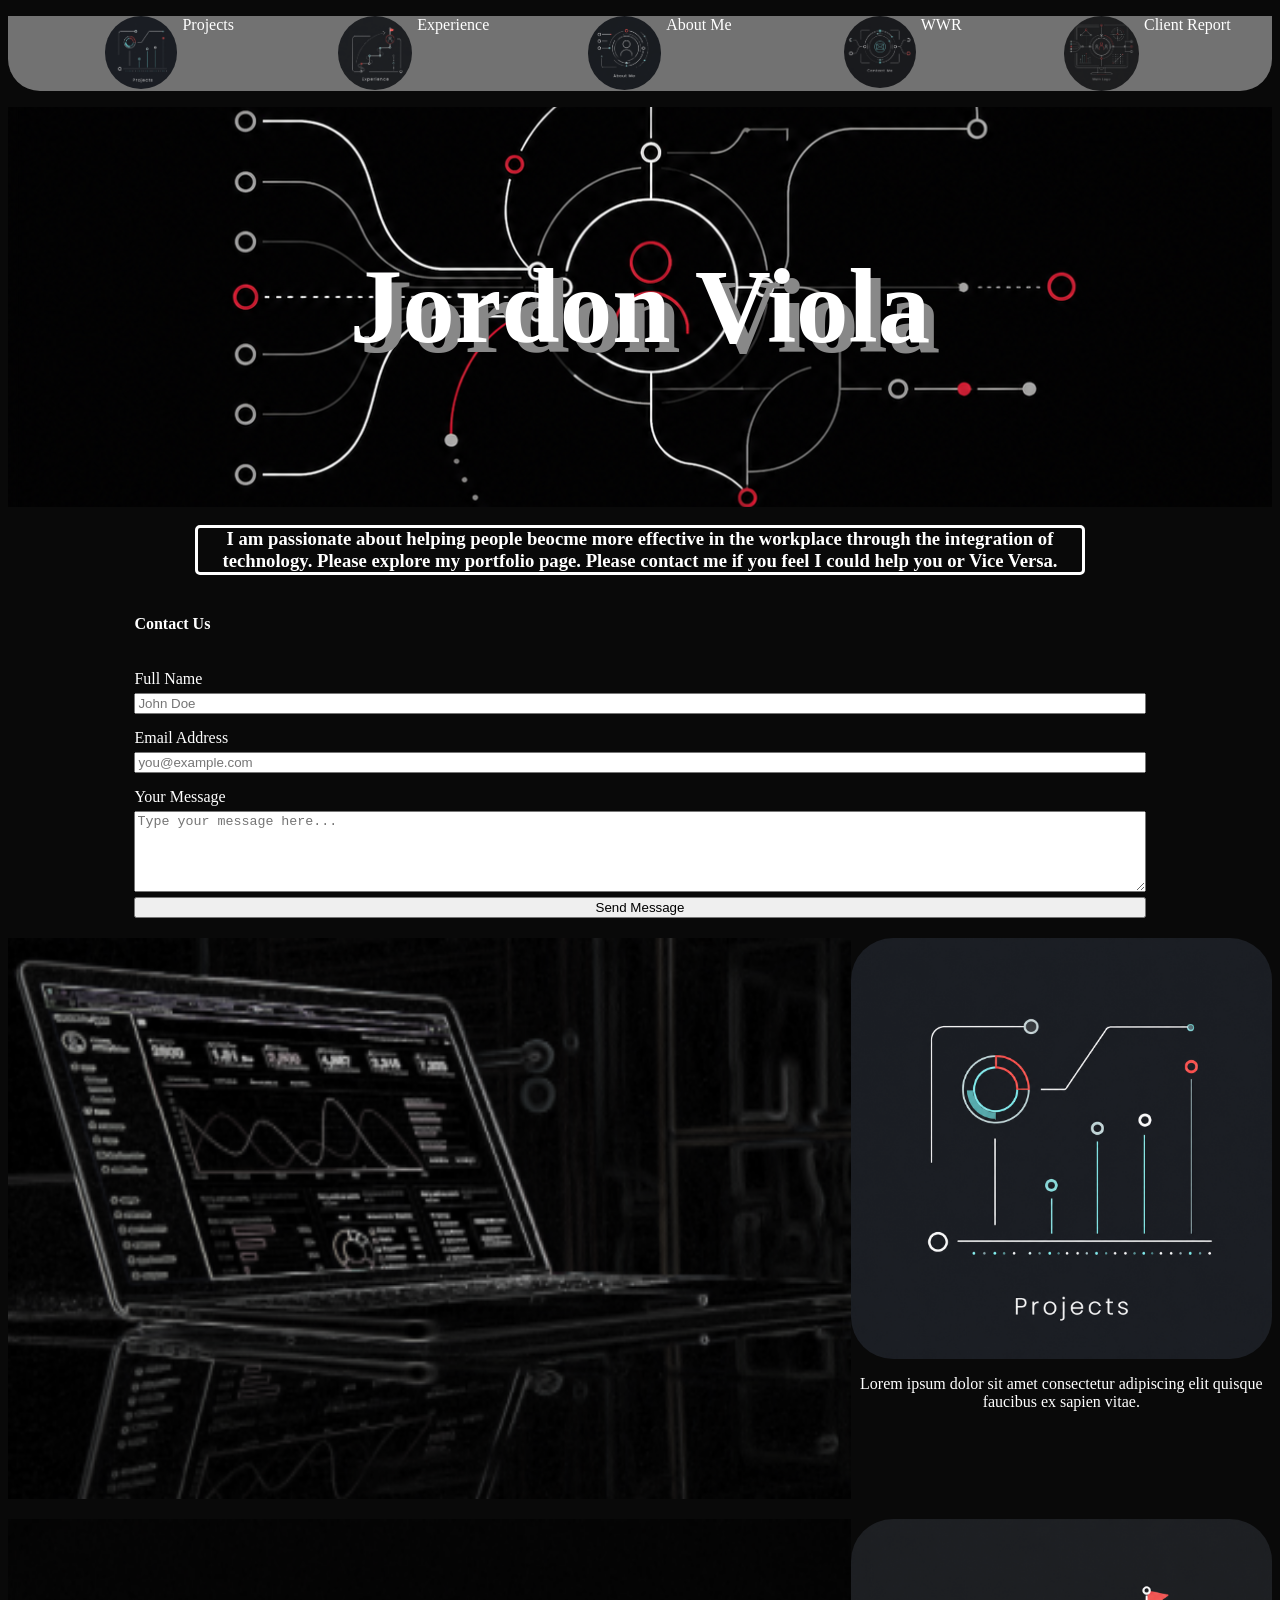
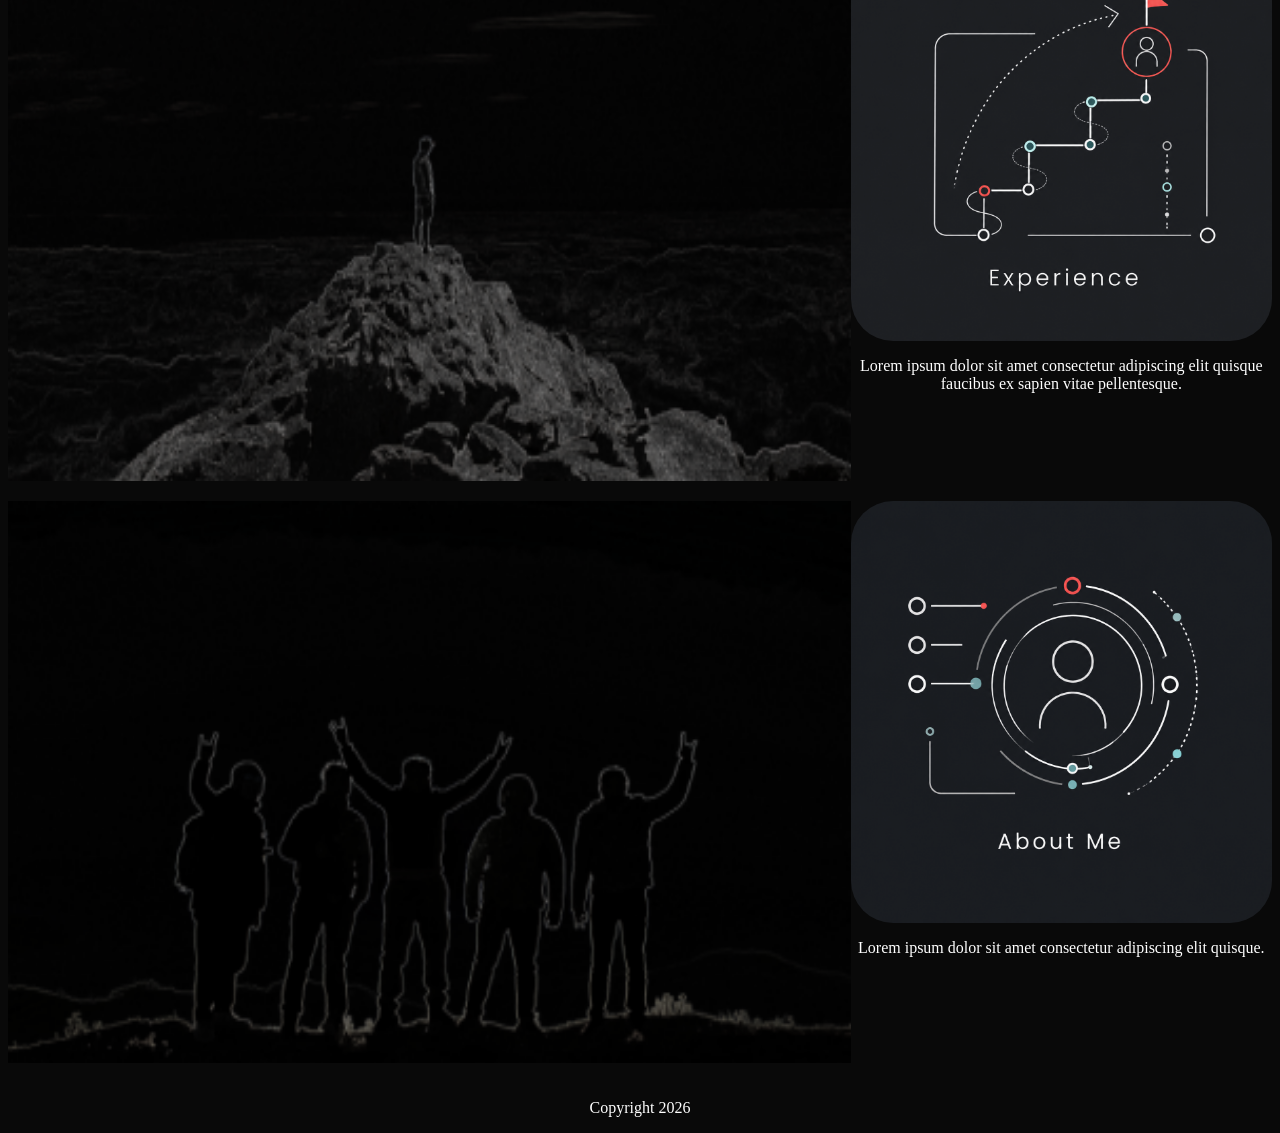
<file: index.html>
<!DOCTYPE html>
<html lang="en">
<head>
    <meta charset="UTF-8">
    <meta name="viewport" content="width=device-width, initial-scale=1.0">
    <title>Portfolio Project</title>
    <link rel="stylesheet" href="styles/styles.css">
</head>
<body>
    <header>
        <nav id="menu">
            <ul>
                <li><a href="index.html" class="navlink"><img src="images/projects_logo.png" class="navimage" alt="Projects"><span>Projects</span></a></li>
                <li><a href="ice.html" class="navlink"><img src="images/experience_logo.png" class="navimage" alt="Experience"><span>Experience</span></a></li>
                <li><a href="about.html" class="navlink"><img src="images/about_me_logo.png" class="navimage" alt="About Me"><span>About Me</span></a></li>
                <li><a href="wwr/index" class="navlink"><img src="images/contactme_logo.png" class="navimage" alt="WWR"><span>WWR</span></a></li>
                <li><a href="client_report.html" class="navlink"><img src="images/final.png" class="navimage" alt="Client Report"><span>Client Report</span></a></li>
            </ul>
        </nav>
    </header>

    <main id="home-grid">
        <section id="hero-container">
            <h1>Jordon Viola</h1>
        </section>
        <div class="start_message">
            
            <h3>I am passionate about helping people beocme more effective in the workplace through the integration of technology. Please explore my portfolio page. Please contact me if you feel I could help you or Vice Versa.</h3>
            <form method="POST">       
                <h4>Contact Us</h4>
                <label for="name">Full Name</label>
                <input type="text" id="name" name="name" placeholder="John Doe" required>
                <label for="email">Email Address</label>
                <input type="email" id="email" name="_replyto" placeholder="you@example.com" required>
                <label for="message">Your Message</label>
                <textarea id="message" name="message" rows="5" placeholder="Type your message here..." required></textarea>
                <button type="submit">Send Message</button>
            </form>
        </div>
        <section class="content_section">
            <img class="side_pic" src="images/projects_main.webp" alt="projects">
            <img class="side_logo" src="images/projects_logo.png" alt="projects_logo">
            <p class="section_text">Lorem ipsum dolor sit amet consectetur adipiscing elit quisque faucibus ex sapien vitae.</p>
        </section>
        <section class="content_section">
            <img class="side_pic" src="images/experience_main.webp" alt="experience">
            <img class="side_logo" src="images/experience_logo.png" alt="experience_logo">
            <p class="section_text">Lorem ipsum dolor sit amet consectetur adipiscing elit quisque faucibus ex sapien vitae pellentesque.</p>
        </section>
        <section class="content_section">
            <img class="side_pic" src="images/about_me_main.webp" alt="about_me">
            <img class="side_logo" src="images/about_me_logo.png" alt="about_me_logo">
            <p class="section_text">Lorem ipsum dolor sit amet consectetur adipiscing elit quisque.</p>
        </section>
    </main>
    <footer>
        <p>Copyright 2026</p>
    </footer>
</body>
</html>
</file>
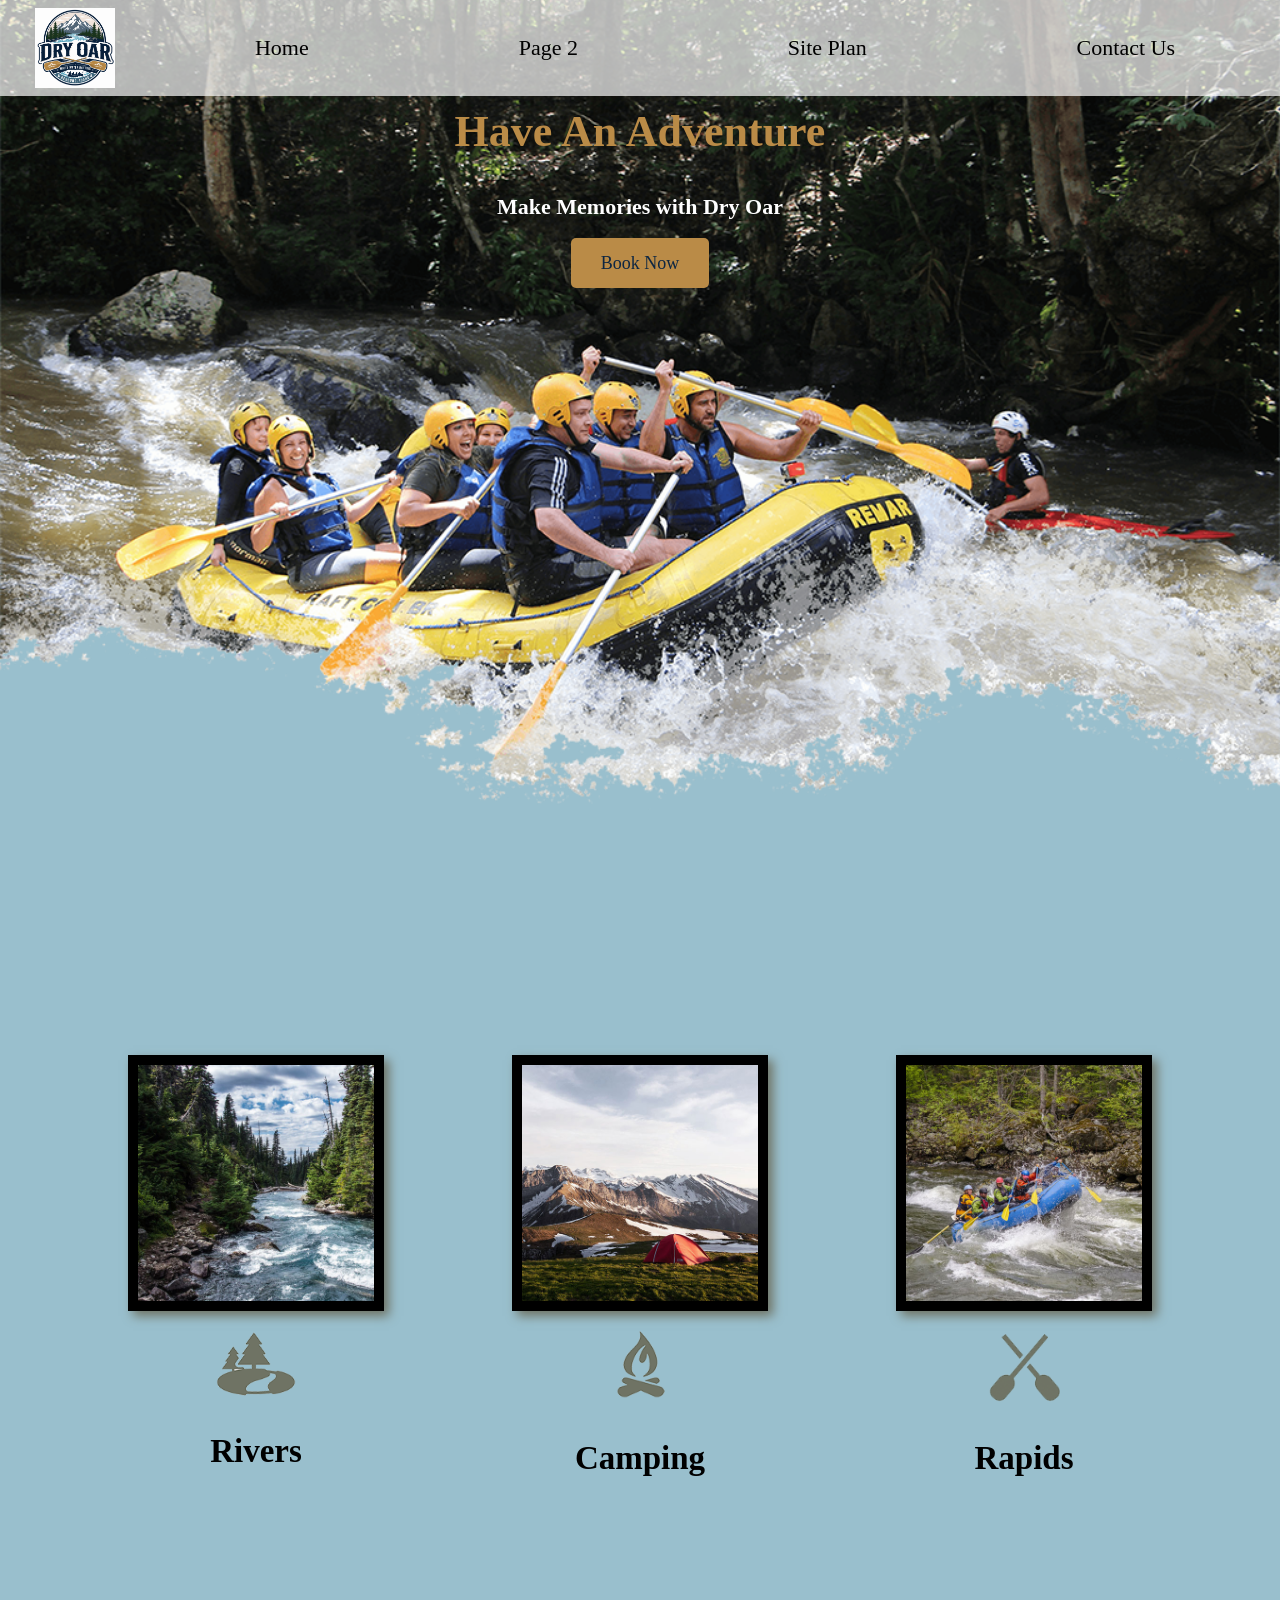
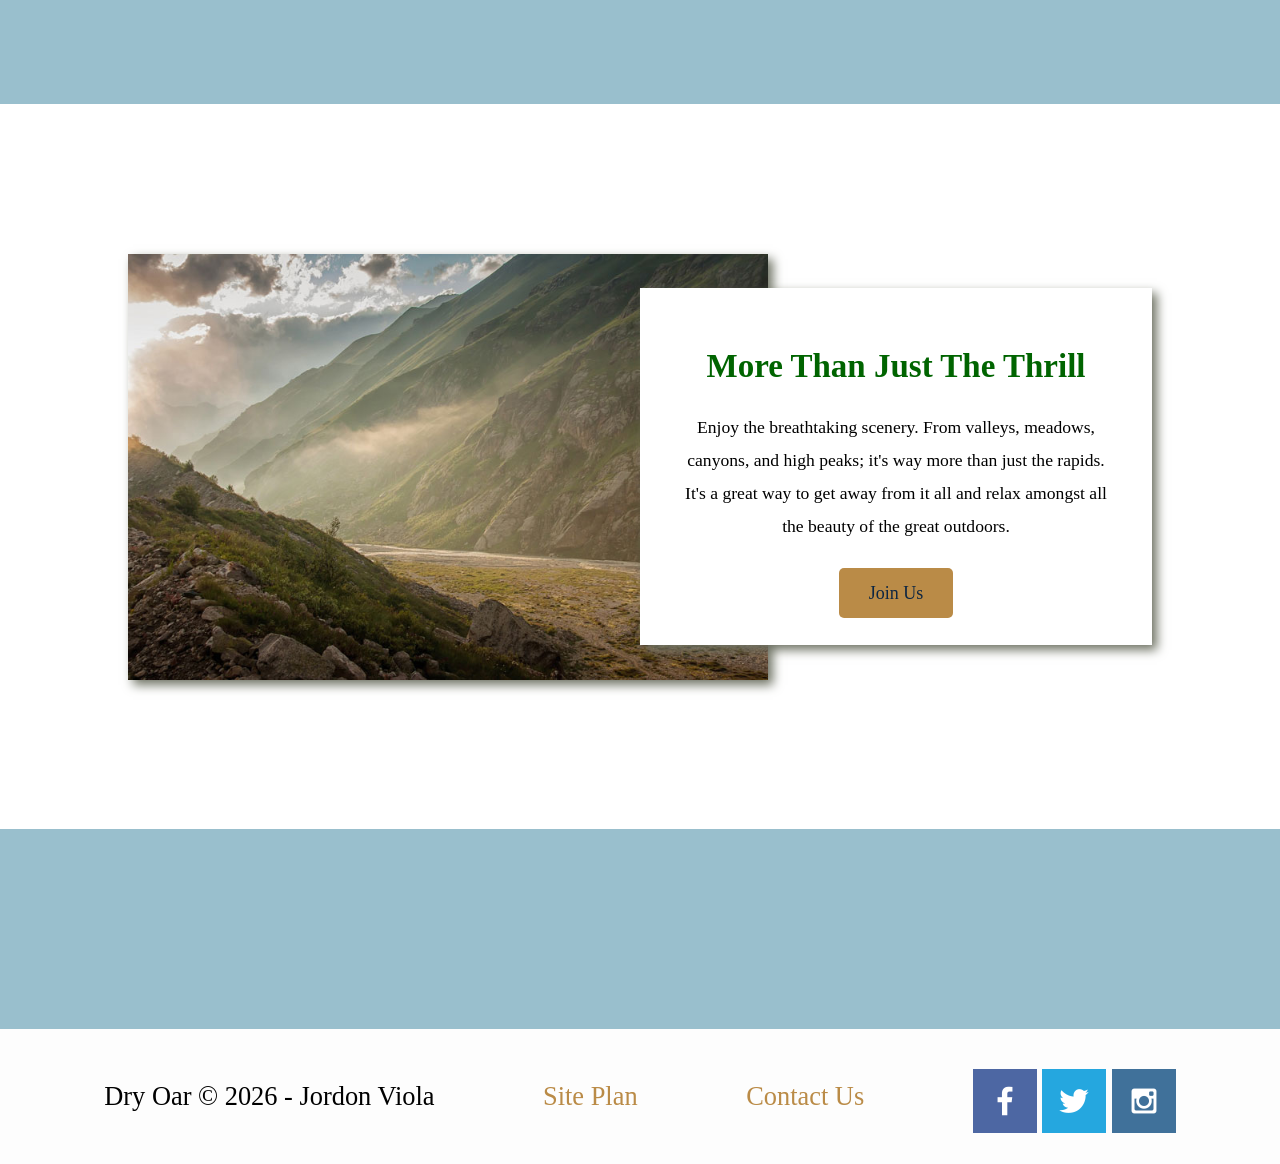
<file: wwr/index.html>
<!DOCTYPE html>
<html lang="en">
<head>
    <meta charset="UTF-8">
    <meta name="viewport" content="width=device-width, initial-scale=1.0">
    <title>/White Water Rafting | Homepage
    </title>
    <link rel="stylesheet" href="styles/style.css">
</head>
<body>
    <div id="content">
        <header>
    <a id="logo_link" href="index.html">
        <img class="logo" src="images/logo.png" alt="Dry Oar Logo">
    </a>
    <nav>
        <a href="index.html">Home</a>
        <a href="#">Page 2</a>
        <a href="site-plan-rafting.html">Site Plan</a>
        <a href="contactus.html">Contact Us</a>
    </nav>
</header>
 <div id="hero">
    <div id="hero-box">
        <img id="hero-img" src="images/hero.png" alt="People enjoying white water rafting">
    </div>
    <section id="hero-msg">
        <h1 class=home-title>Have An Adventure</h1>
        <h4>Make Memories with Dry Oar </h4>
        <div class='button-box'>
            <a class='book' href="contactus.html">Book Now</a>
        </div>
    </section>
 </div>
 <main class="home-grid">
    <section class="rivers-card">
        <img class="card-img" src="images/rivers.jpg" alt="river in forest">
        <img class="icon" src="images/river_icon.png" alt="river icon">
        <h2>Rivers</h2>
    </section>
        <section class="camping-card">
        <img class="card-img" src="images/camping.jpg" alt="tent in mountains">
        <img class="icon" src="images/fire_icon.png" alt="fire icon">
        <h2>Camping</h2>
        </section>
        <section class="rapids-card">
        <img class="card-img" src="images/rapids.jpg" alt="rafting boat">
        <img class="icon" src="images/oars.png" alt="oars icon">
        <h2>Rapids</h2>
    </section>
    <div id="background"></div>
    <img class="mountains" src="images/mountains.jpg" alt="Misty mountains">
    <section class="msg">
        <h2>More Than Just The Thrill</h2>
        <p>Enjoy the breathtaking scenery. From valleys, meadows, canyons, and high peaks; it's way more than just the rapids. It's a great way to get away from it all and relax amongst all the beauty of the great outdoors. </p>
        <a class='join' href="rivers.html">Join Us</a>
    </section>

 </main>
 <footer>
    <p>Dry Oar &copy; 2026 - Jordon Viola</p>
    <p><a href="site-plan-rafting.html">Site Plan</a></p>
    <p><a href="contactus.html">Contact Us</a></p>
    <div class="social">
        <a href="https://facebook.com" target="_blank">
            <img src="images/facebook.png" alt="fb icon">
        </a>
        <a href="https://twitter.com" target="_blank">
            <img src="images/twitter.png" alt="twitter icon">
        </a>
        <a href="https://instagram.com" target="_blank">
            <img src="images/instagram.png" alt="instagram icon">
        </a>
    </div>
        </footer>
    </div>
</body>
</html>
</file>
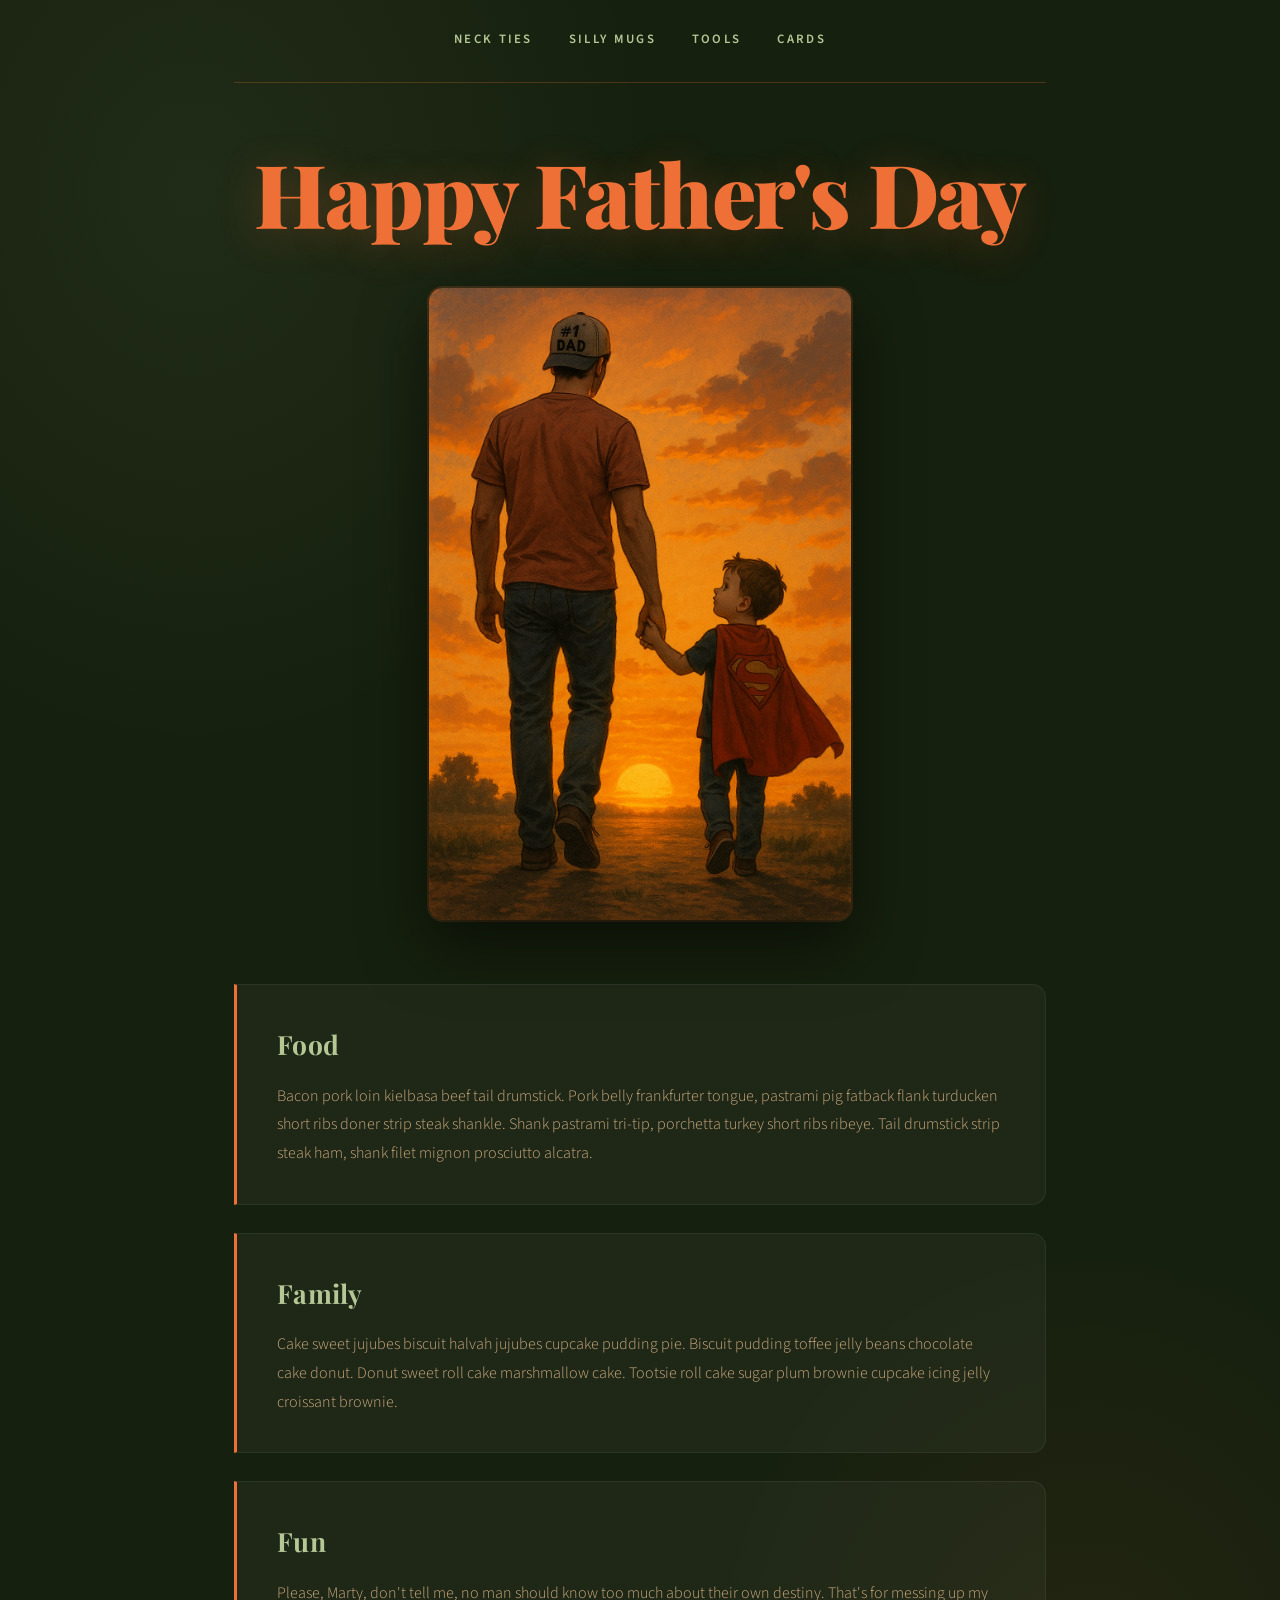
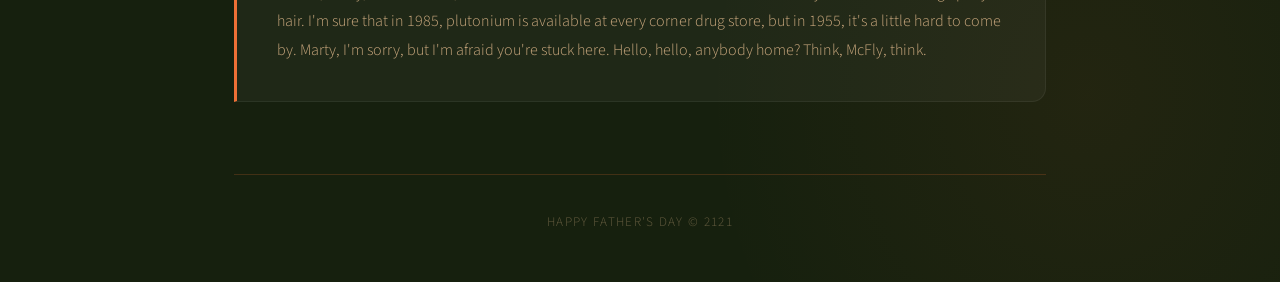
<file: ice/fathersday/fathersday/index.html>
<!DOCTYPE html>
<html lang="en">

<head>
    <meta charset="UTF-8">
    <meta name="viewport" content="width=device-width, initial-scale=1.0">
    <title>Father's Day Page</title>
    <link rel="stylesheet" href="styles/styles.css">
</head>

<body>
    <div id="wrapper">
        <header>
            <nav>
                <ul>
                    <li>Neck Ties</li>
                    <li>Silly Mugs</li>
                    <li>Tools</li>
                    <li>Cards</li>
                </ul>
            </nav>
        </header>
        <main>
            <h1>Happy Father's Day</h1>
            <img src="images/fathersday.png">
            <section>
                <h2>Food</h2>
                <p>Bacon pork loin kielbasa beef tail drumstick. Pork belly frankfurter tongue,
                     pastrami pig fatback flank turducken short ribs doner strip steak shankle.
                      Shank pastrami tri-tip, porchetta turkey short ribs ribeye. 
                      Tail drumstick strip steak ham, shank filet mignon prosciutto alcatra. </p>
            </section>
            <section>
                <h2>Family</h2>
                <p>Cake sweet jujubes biscuit halvah jujubes cupcake pudding pie. Biscuit
                    pudding toffee jelly beans chocolate cake donut. Donut sweet roll cake
                    marshmallow cake. Tootsie roll cake sugar plum brownie cupcake icing
                    jelly croissant brownie.</p>
            </section>
            <section>
                <h2>Fun</h2>
                <p>Please, Marty, don't tell me, no man should know too much about their own
                     destiny. That's for messing up my hair. I'm sure that in 1985, 
                     plutonium is available at every corner drug store, but in 1955, 
                     it's a little hard to come by. Marty, I'm sorry, but I'm afraid 
                     you're stuck here. Hello, hello, anybody home? Think, McFly, think. 
                     </p>
            </section>
        </main>
        <footer>
            Happy Father's Day &copy; 2121
        </footer>
    </div>
</body>

</html>
</file>
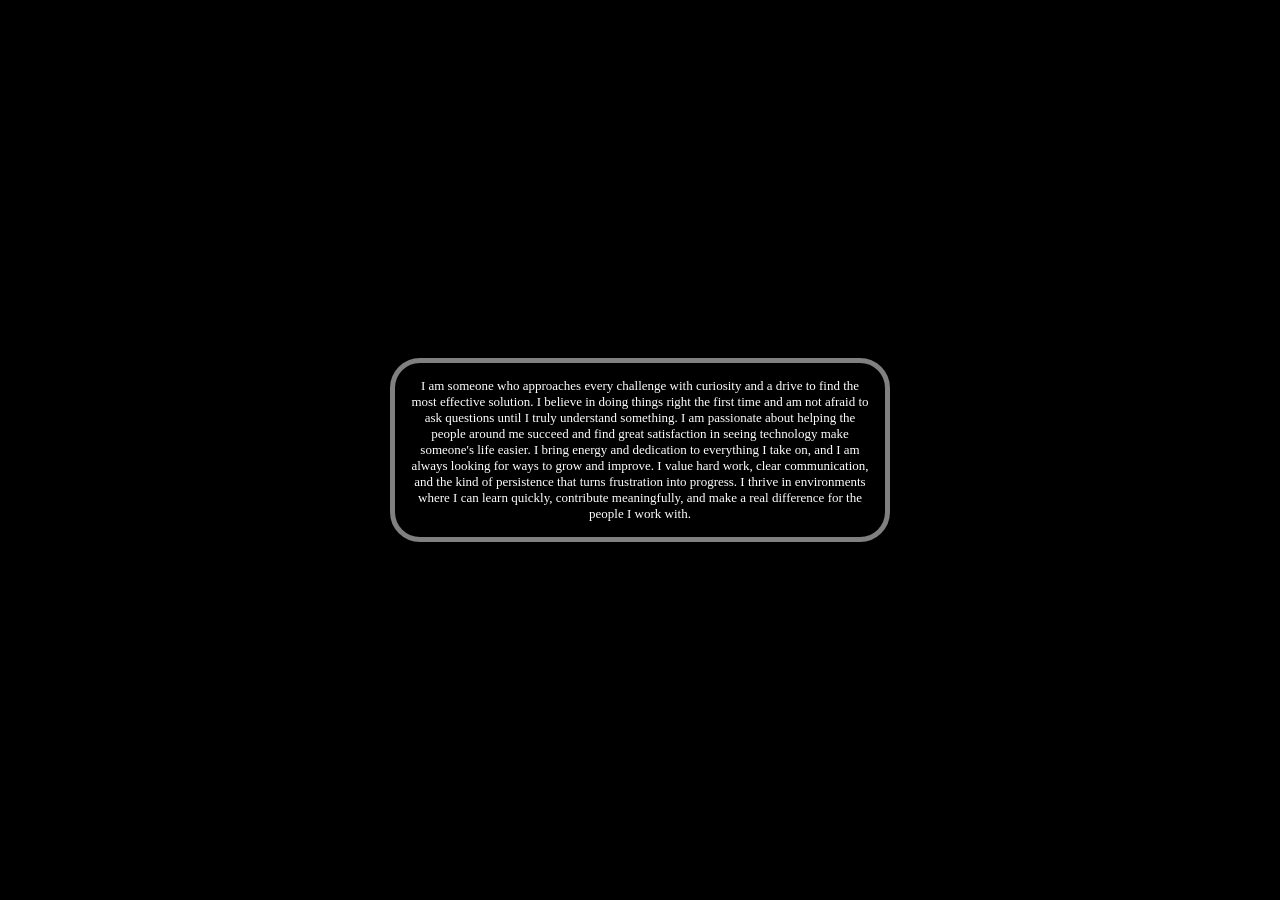
<file: about.html>
<!DOCTYPE html>
<html lang="en">
<head>
    <meta charset="UTF-8">
    <meta name="viewport" content="width=device-width, initial-scale=1.0">
    <title>Document</title>
    <link rel="stylesheet" href="styles/about.css">
</head>
<body>
    <p>
    I am someone who approaches every challenge with curiosity and a drive to find the most effective solution. I believe in doing things right the first time and am not afraid to ask questions until I truly understand something. I am passionate about helping the people around me succeed and find great satisfaction in seeing technology make someone's life easier. I bring energy and dedication to everything I take on, and I am always looking for ways to grow and improve. I value hard work, clear communication, and the kind of persistence that turns frustration into progress. I thrive in environments where I can learn quickly, contribute meaningfully, and make a real difference for the people I work with.
    </p>
</body>
</html>
</file>
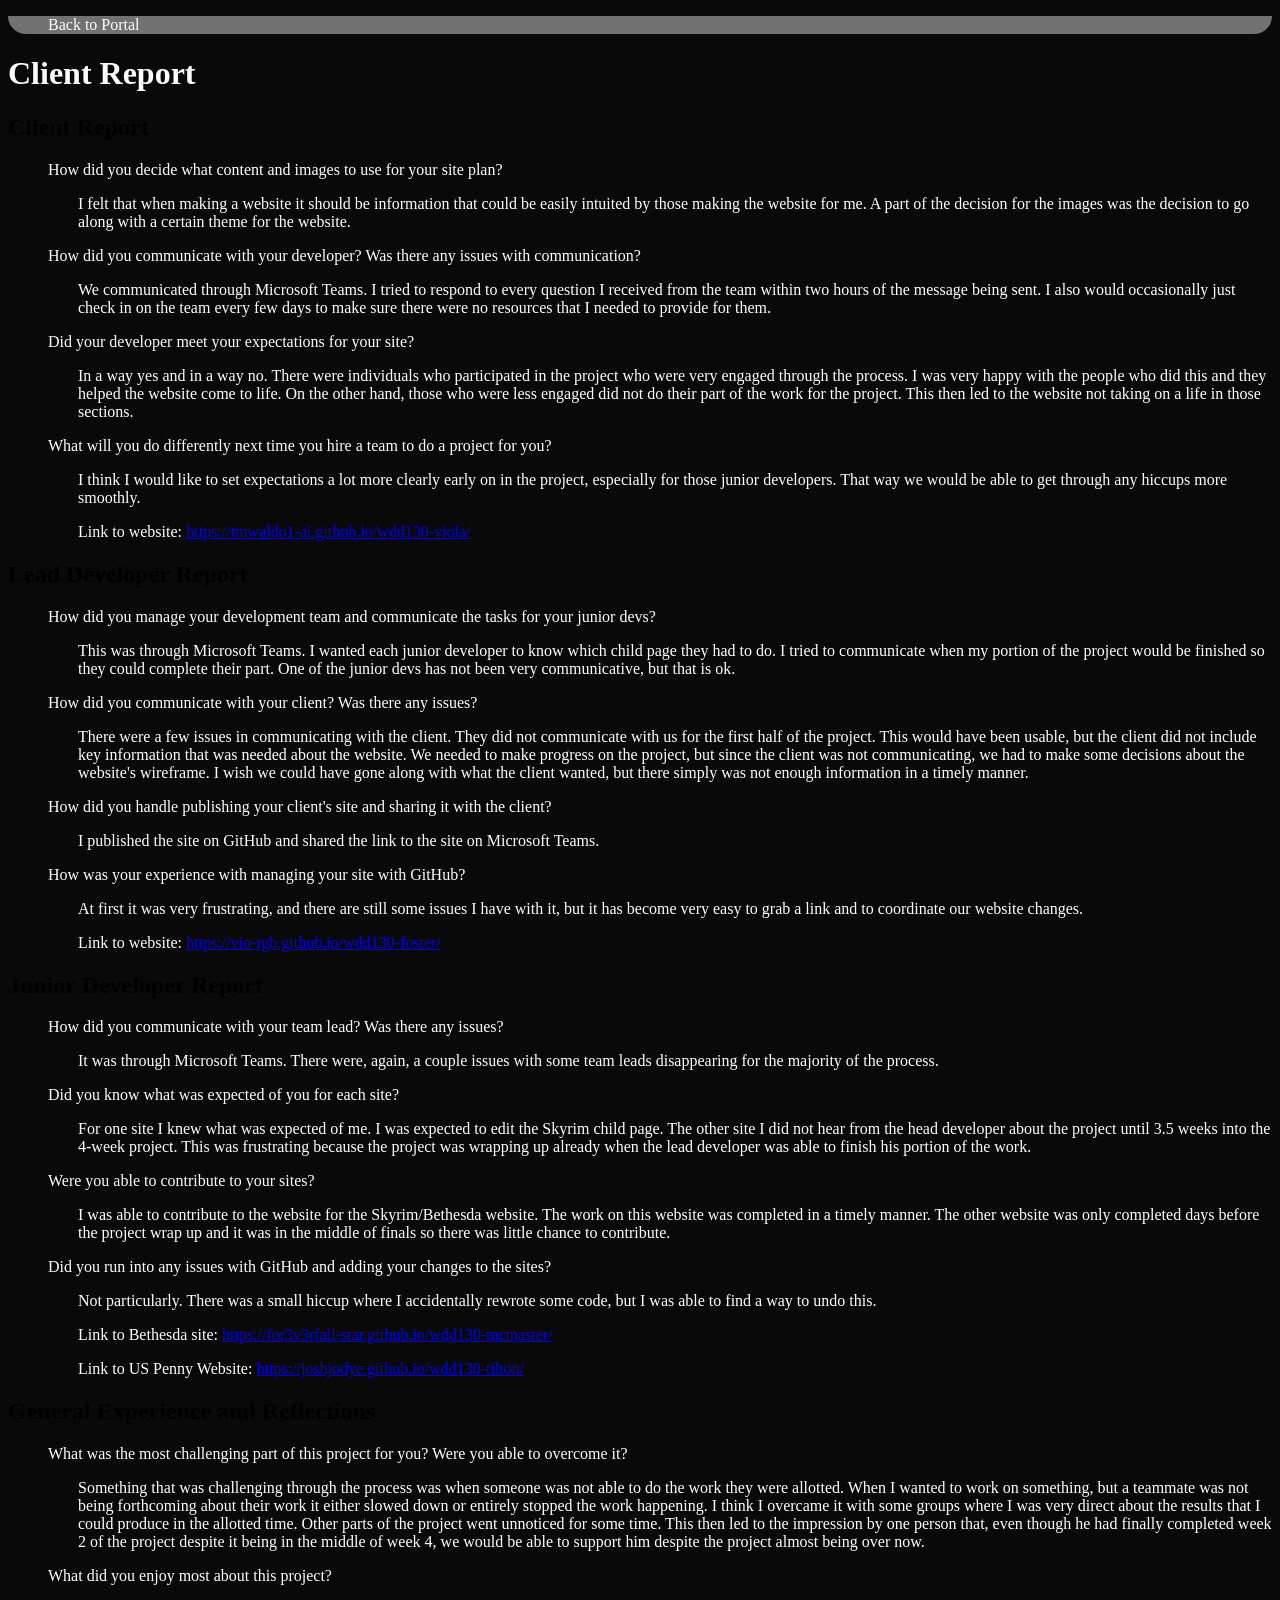
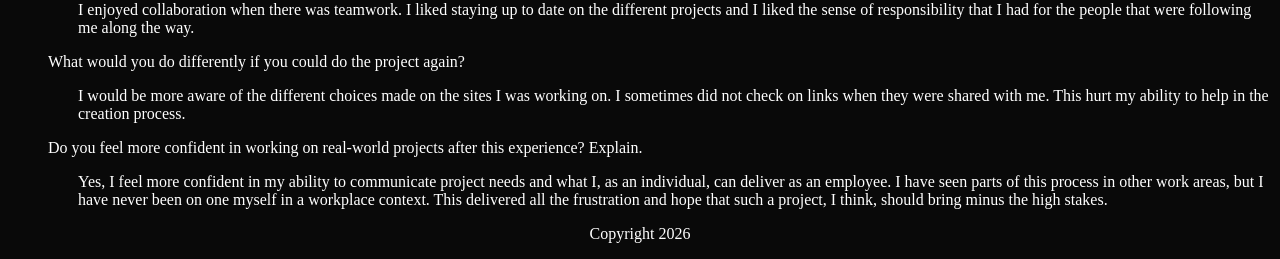
<file: client_report.html>
<!DOCTYPE html>
<html lang="en">
<head>
    <meta charset="UTF-8">
    <meta name="viewport" content="width=device-width, initial-scale=1.0">
    <title>Client Report</title>
    <link rel="stylesheet" href="styles/styles.css">
</head>
<body>
    <header>
        <nav id="menu">
            <ul>
                <li><a href="index.html" class="navlink"><span>Back to Portal</span></a></li>
            </ul>
        </nav>
    </header>

    <main>
        <h1>Client Report</h1>

        <h2>Client Report</h2>
        <div class="qa">
            <p class="question">How did you decide what content and images to use for your site plan?</p>
            <p class="answer">I felt that when making a website it should be information that could be easily intuited by those making the website for me. A part of the decision for the images was the decision to go along with a certain theme for the website.</p>
        </div>
        <div class="qa">
            <p class="question">How did you communicate with your developer? Was there any issues with communication?</p>
            <p class="answer">We communicated through Microsoft Teams. I tried to respond to every question I received from the team within two hours of the message being sent. I also would occasionally just check in on the team every few days to make sure there were no resources that I needed to provide for them.</p>
        </div>
        <div class="qa">
            <p class="question">Did your developer meet your expectations for your site?</p>
            <p class="answer">In a way yes and in a way no. There were individuals who participated in the project who were very engaged through the process. I was very happy with the people who did this and they helped the website come to life. On the other hand, those who were less engaged did not do their part of the work for the project. This then led to the website not taking on a life in those sections.</p>
        </div>
        <div class="qa">
            <p class="question">What will you do differently next time you hire a team to do a project for you?</p>
            <p class="answer">I think I would like to set expectations a lot more clearly early on in the project, especially for those junior developers. That way we would be able to get through any hiccups more smoothly.</p>
        </div>
        <div class="qa">
            <p class="answer">Link to website: <a href="https://tmwaldo1-ai.github.io/wdd130-viola/">https://tmwaldo1-ai.github.io/wdd130-viola/</a></p>
        </div>

        <h2>Lead Developer Report</h2>
        <div class="qa">
            <p class="question">How did you manage your development team and communicate the tasks for your junior devs?</p>
            <p class="answer">This was through Microsoft Teams. I wanted each junior developer to know which child page they had to do. I tried to communicate when my portion of the project would be finished so they could complete their part. One of the junior devs has not been very communicative, but that is ok.</p>
        </div>
        <div class="qa">
            <p class="question">How did you communicate with your client? Was there any issues?</p>
            <p class="answer">There were a few issues in communicating with the client. They did not communicate with us for the first half of the project. This would have been usable, but the client did not include key information that was needed about the website. We needed to make progress on the project, but since the client was not communicating, we had to make some decisions about the website's wireframe. I wish we could have gone along with what the client wanted, but there simply was not enough information in a timely manner.</p>
        </div>
        <div class="qa">
            <p class="question">How did you handle publishing your client's site and sharing it with the client?</p>
            <p class="answer">I published the site on GitHub and shared the link to the site on Microsoft Teams.</p>
        </div>
        <div class="qa">
            <p class="question">How was your experience with managing your site with GitHub?</p>
            <p class="answer">At first it was very frustrating, and there are still some issues I have with it, but it has become very easy to grab a link and to coordinate our website changes.</p>
        </div>
        <div class="qa">
            <p class="answer">Link to website: <a href="https://vio-rgb.github.io/wdd130-foster/">https://vio-rgb.github.io/wdd130-foster/</a></p>
        </div>

        <h2>Junior Developer Report</h2>
        <div class="qa">
            <p class="question">How did you communicate with your team lead? Was there any issues?</p>
            <p class="answer">It was through Microsoft Teams. There were, again, a couple issues with some team leads disappearing for the majority of the process.</p>
        </div>
        <div class="qa">
            <p class="question">Did you know what was expected of you for each site?</p>
            <p class="answer">For one site I knew what was expected of me. I was expected to edit the Skyrim child page. The other site I did not hear from the head developer about the project until 3.5 weeks into the 4-week project. This was frustrating because the project was wrapping up already when the lead developer was able to finish his portion of the work.</p>
        </div>
        <div class="qa">
            <p class="question">Were you able to contribute to your sites?</p>
            <p class="answer">I was able to contribute to the website for the Skyrim/Bethesda website. The work on this website was completed in a timely manner. The other website was only completed days before the project wrap up and it was in the middle of finals so there was little chance to contribute.</p>
        </div>
        <div class="qa">
            <p class="question">Did you run into any issues with GitHub and adding your changes to the sites?</p>
            <p class="answer">Not particularly. There was a small hiccup where I accidentally rewrote some code, but I was able to find a way to undo this.</p>
        </div>
        <div class="qa">
            <p class="answer">Link to Bethesda site: <a href="https://for3v3rfall-star.github.io/wdd130-mcmaster/">https://for3v3rfall-star.github.io/wdd130-mcmaster/</a></p>
            <p class="answer">Link to US Penny Website: <a href="https://joshjodye.github.io/wdd130-tilton/">https://joshjodye.github.io/wdd130-tilton/</a></p>
        </div>

        <h2>General Experience and Reflections</h2>
        <div class="qa">
            <p class="question">What was the most challenging part of this project for you? Were you able to overcome it?</p>
            <p class="answer">Something that was challenging through the process was when someone was not able to do the work they were allotted. When I wanted to work on something, but a teammate was not being forthcoming about their work it either slowed down or entirely stopped the work happening. I think I overcame it with some groups where I was very direct about the results that I could produce in the allotted time. Other parts of the project went unnoticed for some time. This then led to the impression by one person that, even though he had finally completed week 2 of the project despite it being in the middle of week 4, we would be able to support him despite the project almost being over now.</p>
        </div>
        <div class="qa">
            <p class="question">What did you enjoy most about this project?</p>
            <p class="answer">I enjoyed collaboration when there was teamwork. I liked staying up to date on the different projects and I liked the sense of responsibility that I had for the people that were following me along the way.</p>
        </div>
        <div class="qa">
            <p class="question">What would you do differently if you could do the project again?</p>
            <p class="answer">I would be more aware of the different choices made on the sites I was working on. I sometimes did not check on links when they were shared with me. This hurt my ability to help in the creation process.</p>
        </div>
        <div class="qa">
            <p class="question">Do you feel more confident in working on real-world projects after this experience? Explain.</p>
            <p class="answer">Yes, I feel more confident in my ability to communicate project needs and what I, as an individual, can deliver as an employee. I have seen parts of this process in other work areas, but I have never been on one myself in a workplace context. This delivered all the frustration and hope that such a project, I think, should bring minus the high stakes.</p>
        </div>
    </main>

    <footer>
        <p>Copyright 2026</p>
    </footer>
</body>
</html>
</file>
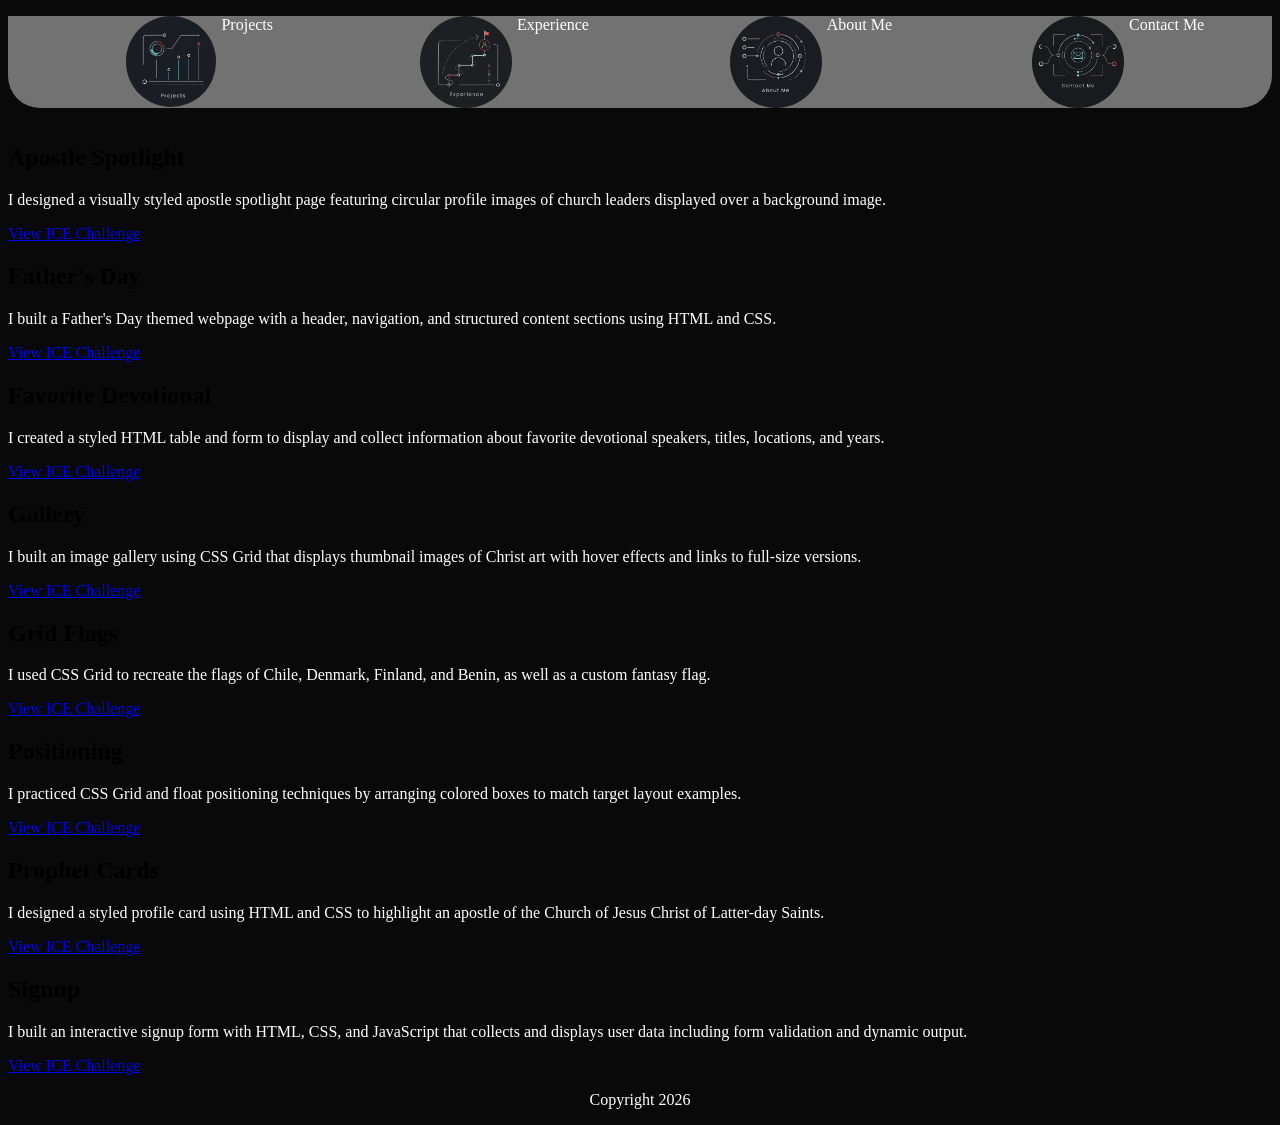
<file: ice.html>
<!DOCTYPE html>
<html lang="en">
<head>
    <meta charset="UTF-8">
    <meta name="viewport" content="width=device-width, initial-scale=1.0">
    <title>Portfolio Project</title>
    <link rel="stylesheet" href="styles/styles.css">
</head>
<body>
    <header>
        <nav id="menu">
            <ul>
                <li><a href="index.html" class="navlink"><img src="images/projects_logo.png" class="navimage" alt="Projects"><span>Projects</span></a></li>
                <li><a href="ice.html" class="navlink"><img src="images/experience_logo.png" class="navimage" alt="Experience"><span>Experience</span></a></li>
                <li><a href="about.html" class="navlink"><img src="images/about_me_logo.png" class="navimage" alt="About Me"><span>About Me</span></a></li>
                <li><a href="contactme.html" class="navlink"><img src="images/contactme_logo.png" class="navimage" alt="Contact Me"><span>Contact Me</span></a></li>
            </ul>
        </nav>
    </header>
    </span>

    <main id="home-grid">
        <section>   
            <h2>Apostle Spotlight</h2>
            <p>I designed a visually styled apostle spotlight page featuring circular profile images of church leaders displayed over a background image.</p>
            <a href="ice/apostle_spotlight/apostle_spotlight/apostles.html" target="_blank">View ICE Challenge</a>
        </section>

        <section>
            <h2>Father's Day</h2>
            <p>I built a Father's Day themed webpage with a header, navigation, and structured content sections using HTML and CSS.</p>
            <a href="ice/fathersday/fathersday/index.html" target="_blank">View ICE Challenge</a>
        </section>
        <section>   
            <h2>Favorite Devotional</h2>
            <p>I created a styled HTML table and form to display and collect information about favorite devotional speakers, titles, locations, and years.</p>
            <a href="ice/favorite_devo/favorite_devo/favdevo.html" target="_blank">View ICE Challenge</a>
        </section>

        <section>
            <h2>Gallery</h2>
            <p>I built an image gallery using CSS Grid that displays thumbnail images of Christ art with hover effects and links to full-size versions.</p>
            <a href="ice/gallery/gallery/gallery.html" target="_blank">View ICE Challenge</a>
        </section>
        <section>   
            <h2>Grid Flags</h2>
            <p>I used CSS Grid to recreate the flags of Chile, Denmark, Finland, and Benin, as well as a custom fantasy flag.</p>
            <a href="ice/grid_flags/grid_flags/flags.html" target="_blank">View ICE Challenge</a>
        </section>

        <section>
            <h2>Positioning</h2>
            <p>I practiced CSS Grid and float positioning techniques by arranging colored boxes to match target layout examples.</p>
            <a href="ice/positioning/positioning/positioning.html" target="_blank">View ICE Challenge</a>
        </section>
        <section>   
            <h2>Prophet Cards</h2>
            <p>I designed a styled profile card using HTML and CSS to highlight an apostle of the Church of Jesus Christ of Latter-day Saints.</p>
            <a href="ice/prophet_cards/prophet_cards/oaks.html" target="_blank">View ICE Challenge</a>
        </section>

        <section>
            <h2>Signup</h2>
            <p>I built an interactive signup form with HTML, CSS, and JavaScript that collects and displays user data including form validation and dynamic output.</p>
            <a href="ice/signup/signup/signup.html" target="_blank">View ICE Challenge</a>
        </section>
        
    </main>
    <footer>
        <p>Copyright 2026</p>
    </footer>
</body>
</html>
</file>
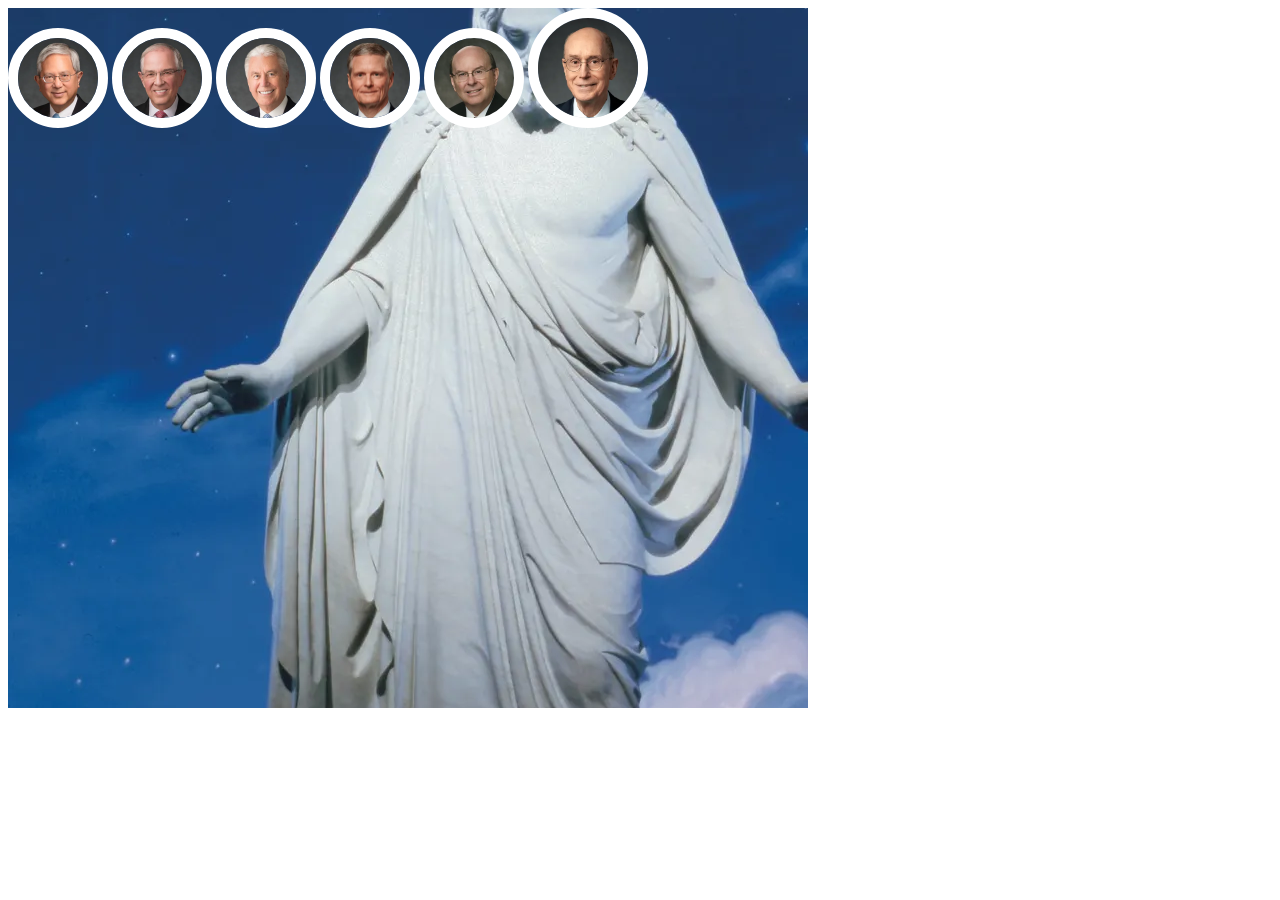
<file: ice/apostle_spotlight/apostle_spotlight/apostles.html>
<!DOCTYPE html>
<html lang="en">
<head>
    <meta charset="UTF-8">
    <meta name="viewport" content="width=device-width, initial-scale=1.0">
    <title>Apostles Spotlights</title>
    <style>
        #box {
            background: blue; 
            height: 700px;
            width: 800px;
            background-image: url("images/christus.webp");
            background-position: left;
        }
        .spotlight {
            border-width: 10px;
            border-style: solid;
            border-color: white;
            width: 80px;
            height: 80px; 
            border-radius: 50%;
            overflow: hidden;
            display: inline-block;
        }
        .spotlight img{
            width: 80px;

        }
        .first_pres {
            width: 100px;
            height: 100px;
        }
        .first_pres img{
            width: 100px;
        }

        
    </style>
</head>
<body>
    <div id="box">
        <div class="spotlight">
            <img src="images/gong.webp" alt="Elder_Gong">
        </div>
        <div class="spotlight">
            <img src="images/anderson.webp" alt="Elder_Anderson">
        </div>
        <div class="spotlight">
            <img src="images/uchtdorf.webp" alt="Elder_Uchtdorf">
        </div>
        <div class="spotlight">
            <img src="images/bednar.webp" alt="Elder_Bednar">
        </div>
        <div class="spotlight">
            <img src="images/cook.webp" alt="Elder_Cook">
        </div>
        <div class="spotlight first_pres">
            <img src="images/eyring.webp" alt="President_Eyring">
        </div>
        
    </div>
</body>
</html>
</file>
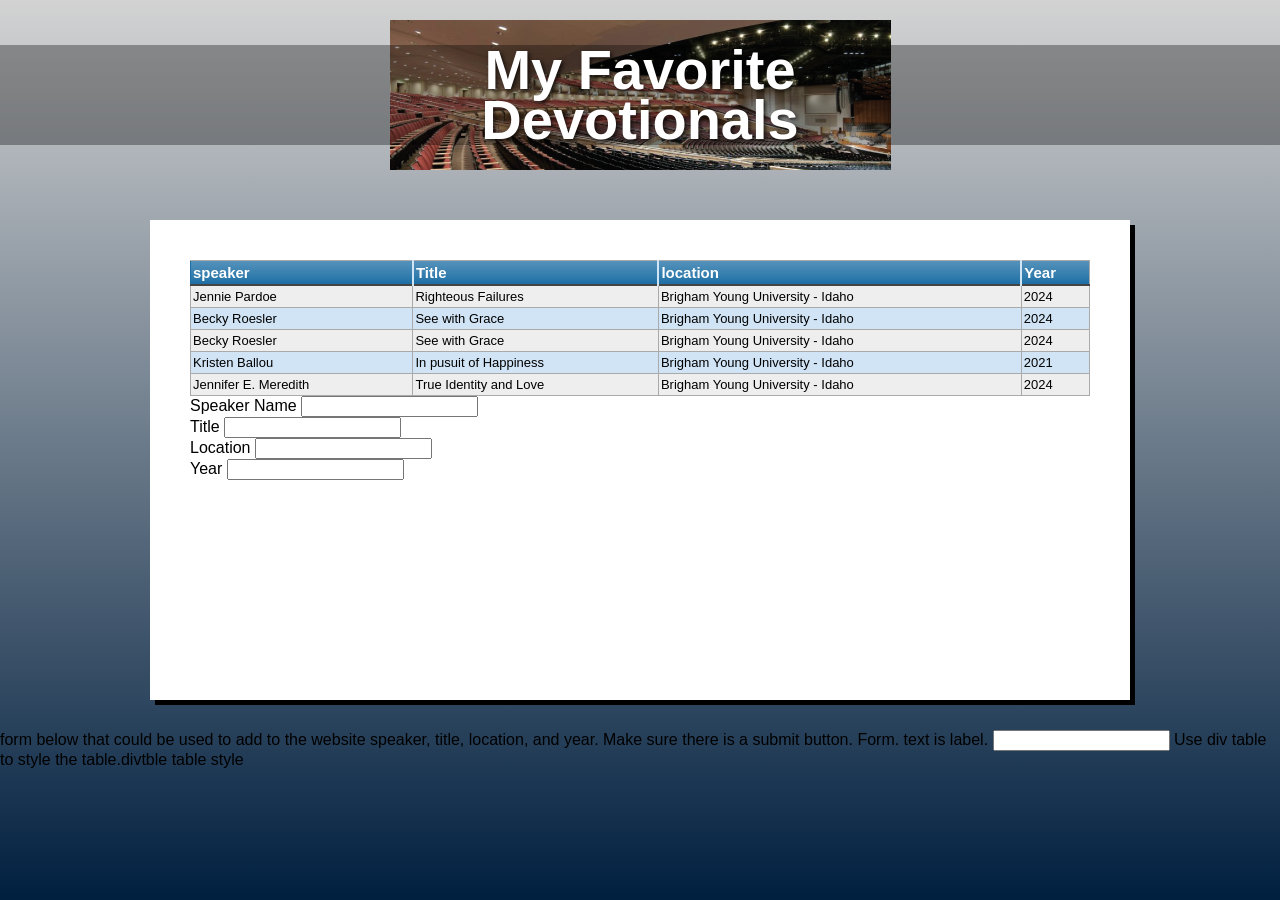
<file: ice/favorite_devo/favorite_devo/favdevo.html>
<!DOCTYPE html>
<html lang="en">
<head>
  <meta charset="UTF-8" />
  <meta name="viewport" content="width=device-width, initial-scale=1.0"/>
  <title>My Favorite Devotionals</title>
  <link rel="stylesheet" href="styles/styles.css" />
</head>
<body>
  <div class="container">
    <header class="header">
      <div class="header-image">
        <h1>My Favorite<br>Devotionals</h1>
      </div>
    </header>
    <main>
      <div class="content-box">
        <!-- Add your devotional content here -->
         <table class="blueTable">
          <thead>
            <tr>
              <th>speaker</th>
              <th>Title</th>
              <th>location</th>
              <th>Year</th>
            </tr>
         </thead>
         <tbody>
          <tr>
            <td>Jennie Pardoe</td>
            <td>Righteous Failures</td>
            <td>Brigham Young University - Idaho</td>
            <td>2024</td>
          </tr>
          <tr>
            <td>Becky Roesler</td>
            <td>See with Grace</td>
            <td>Brigham Young University - Idaho</td>
            <td>2024</td>
          </tr>
          <tr>
            <td>Becky Roesler</td>
            <td>See with Grace</td>
            <td>Brigham Young University - Idaho</td>
            <td>2024</td>
          </tr>
          <tr>
            <td>Kristen Ballou</td>
            <td>In pusuit of Happiness</td>
            <td>Brigham Young University - Idaho</td>
            <td>2021</td>
          </tr>
          <tr>
            <td>Jennifer E. Meredith</td>
            <td>True Identity and Love</td>
            <td>Brigham Young University - Idaho</td>
            <td>2024</td>
          </tr>
         </tbody>
         
            </td>
          </tr>
         </table>
         <form>
          <label for="speaker">Speaker Name</label>
          <input type="text"><br>
          <label for="Title">Title</label>
          <input type="text"><br>
          <label for="Location">Location</label>
          <input type="text"><br>
          <label for="Year">Year</label>
          <input type="text"><br>
         </form>
      </div>
    </main>
  </div>
</body>
</html>


<table></table>
<tr></tr>
<th></th> 
<td></td>
form below that could be used to add to the website speaker, title, location, and year. Make sure there is a submit button. Form. text is label. <input type text with equals sign>
Use div table to style the table.divtble table style
</file>
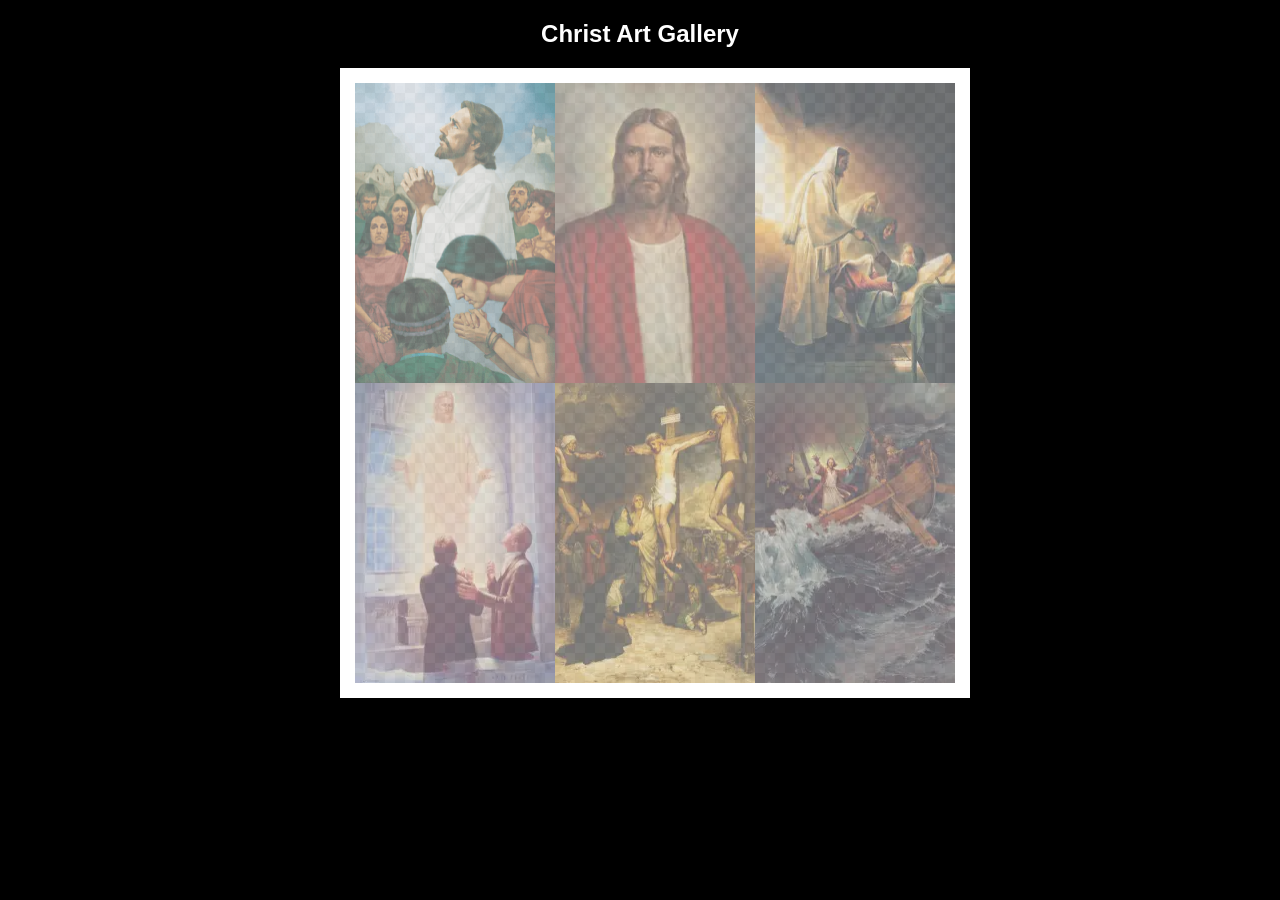
<file: ice/gallery/gallery/gallery.html>
<!DOCTYPE html>
<html lang="en">
<head>
    <meta charset="UTF-8">
    <meta name="viewport" content="width=device-width, initial-scale=1.0">
    <title>Images of Christ</title>
    <style>
        body {
            background: black;
        }
        #wrapper{
            width: 600px;
            margin: 0 auto;
        }
        nav {
            color: white;
            text-align: center;
            font-family: Haettenschweiler, 'Arial Narrow Bold', sans-serif;
        }
        #gallery{
            display: grid;
            grid-template-columns: 200px 200px 200px;
            border: 15px solid rgb(255, 255, 255);
            width: 100%;
            background-color: #ddd;
            background-image:
                linear-gradient(45deg, #ccc 26%, transparent 26%), 
                linear-gradient(135deg, #ccc 26%, transparent 26%),
                linear-gradient(45deg, transparent 75%, #ccc 75%),
                linear-gradient(135deg, transparent 75%, #ccc 75%);
            background-size: 20px 20px; /* Must be a square */
            background-position: 0 0, 10px 0, 10px -10px, 0px 10px; 
            
        }
        #gallery a {
            cursor: url('images/christus.png'), pointer;
        }
        #gallery img {
            /* make a thumbnail of the image that is 200x300 
               instead of using width and height here to help the page load faster */
            width: 200px; 
            height: 300px;

            opacity:50%;
            display:block;
        }
        #gallery img:hover{
            opacity: 100%;
        }
    </style>
</head>
<body>
    <div id="wrapper">
        <nav>
            <h1>Christ Art Gallery</h1>
        </nav>
        <main>
            <div id="gallery">
                <a href="images/big/img1.webp"><img src="images/small/img1.png" alt="Christ praying with the Nephites" ></a>
                <a href="images/big/img2.png"><img src="images/small/img2.webp" alt="Jesus the Christ" ></a>
                <a href="images/big/img3.webp"><img src="images/small/img3.webp" alt="Jesus Raising the Daughter of Jairus" ></a>
                <a href="images/big/img4.webp"><img src="images/small/img4.webp" alt="The Lord Appears in the Kirtland Temple" ></a>
                <a href="images/big/img5.webp"><img src="images/small/img5.webp" alt="Crucifixion of Jesus Christ" ></a>
                <a href="images/big/img6.webp"><img src="images/small/img6.webp" alt="Jesus Calms the Storm" ></a>
            </div>
        </main>
    </div>
</body>
</html>
</file>
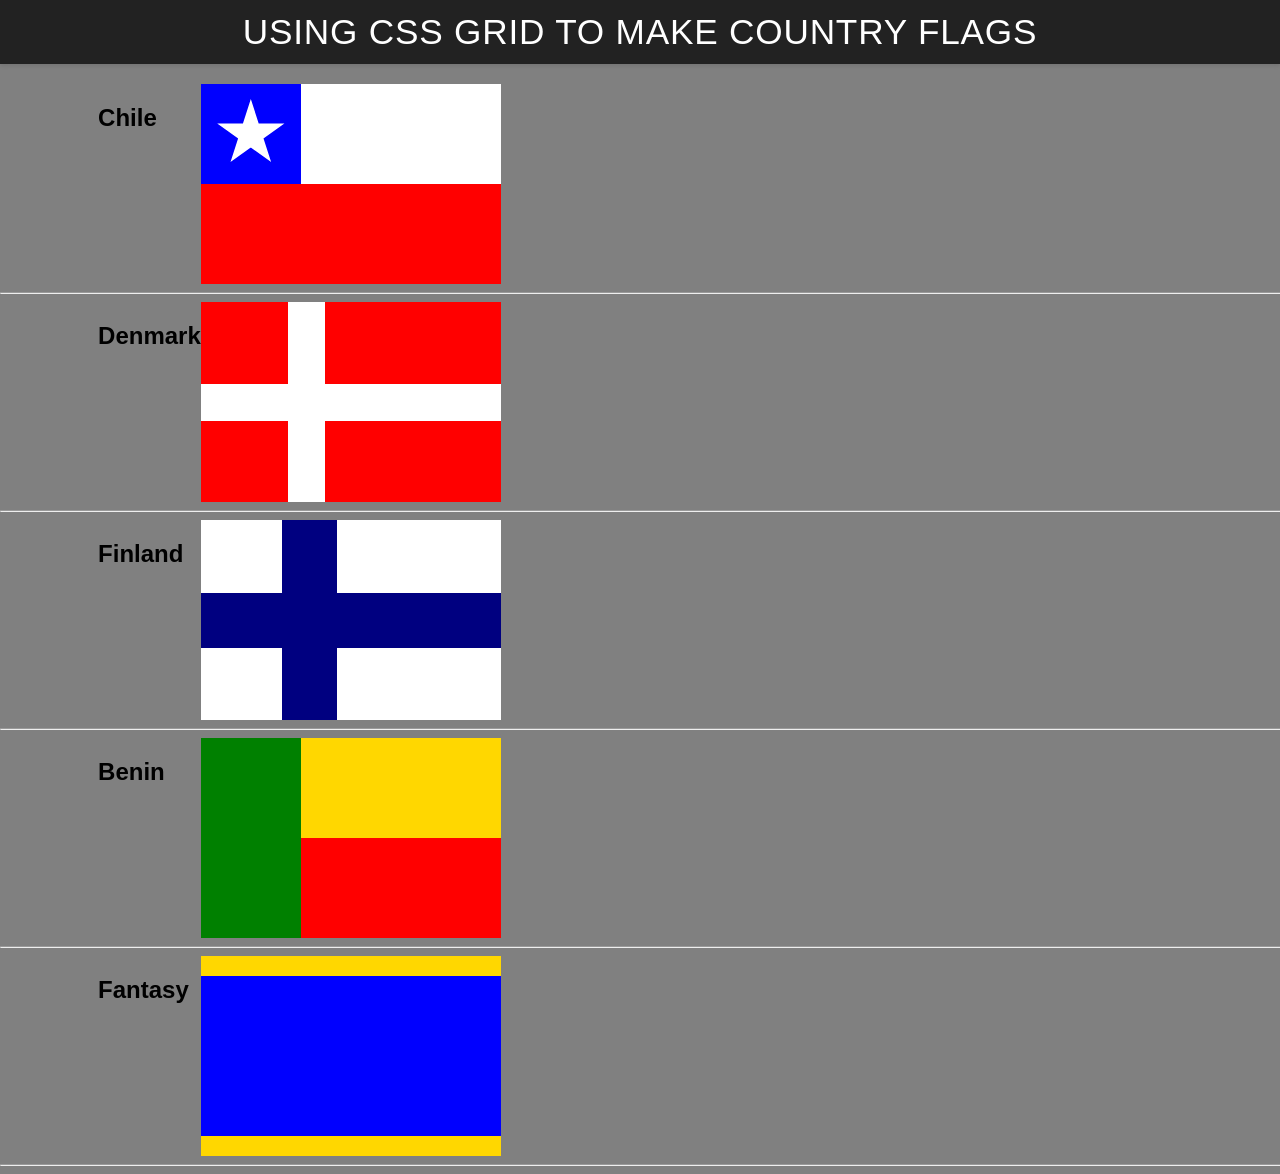
<file: ice/grid_flags/grid_flags/flags.html>
<!DOCTYPE html>
<html lang="en">

<head>
    <meta charset="UTF-8">
    <meta name="viewport" content="width=device-width, initial-scale=1.0">
    <title>Flag</title>
    <style>
        body {
            margin: 0;
            font-family: 'Helvetica Neue', sans-serif;
            background-color: gray;
        }

        header {
            background-color: #222;
            color: #fff;
            padding: 0.75rem 1.5rem;
            display: flex;
            align-items: center;
            justify-content: center;
            font-size: 1.1rem;
            letter-spacing: 0.05rem;
            text-transform: uppercase;
            box-shadow: 0 2px 4px rgba(0, 0, 0, 0.1);
        }

        header h1 {
            margin: 0;
            font-weight: 400;
        }
        main {
            display: grid;
            grid-template-columns: .1fr .1fr 1fr .1fr;
            margin-top: 20px;
        }
        hr {
            width: 100%;
            grid-column: 1 / 5;
        }
        h2 {
            grid-column: 2/3;
        }

        #blue {
            background: blue;
            grid-column: 1 / 2;
            display: grid;
            align-items: center;
            justify-items: center;
        }

        #white {
            background: white;
            grid-column: 2 / 4;
        }

        #red {
            background: red;
            grid-column: 1 / 4;
        }

        #chile {
            display: grid;
            grid-template-columns: 1fr 1fr 1fr;
            grid-template-rows: 1fr 1fr;
            height: 200px;
            width: 300px;
        }

        .star {
            width: 70px;
            aspect-ratio: 1;
            background: white;
            clip-path: polygon(50% 0, 79% 90%, 2% 35%, 98% 35%, 21% 90%);
        }
        #denmark{
            display: grid;
            grid-template-columns: 1fr 2fr;
            grid-template-rows: 1fr 1fr;
            height: 200px;
            width: 300px;
            background-color: white;
            gap: 37px;
        }
        #dred1 { 
            background-color: red;
        }
        #dred2 {
            background-color: red;
        }
        #dred3 {
            background-color: red;
        }
        #dred4 {
            background-color: red;
        }
        #finland{
            display: grid;
            grid-template-columns: 1fr 2fr;
            grid-template-rows: 1fr 1fr;
            height: 200px;
            width: 300px;
            background-color: navy;
            gap: 55px;

        }
        #fwhite1{
            background: white;

        }
        #fwhite2{
            background-color: white;

        }
        #fwhite3{
            background: white;

        }
        #fwhite4{ 
            background: white;

        }




        #benin{
            display: grid;
            grid-template-columns: 1fr 2fr;
            grid-template-rows: 1fr 1fr;
            height: 200px;
            width: 300px;
            background-color: green;

        }
        #byellow{
            background: gold;
            grid-column: 2 / 4;
            grid-row: 1 / 2;
        }
        #bred{
            background: red;
            grid-column: 2 / 4;
            grid-row: 2 / 3;
        }
        #fantasy{
            display: grid;
            grid-template-columns: 1fr;
            grid-template-rows: 1fr 8fr 1fr;
            height: 200px;
            width: 300px;
            background: gold;

        }
        #fanblue{
            background: blue;
            grid-column: 1 / 4;
            grid-row: 1 / 1, 10 / 10;
        }


    </style>
</head>

<body>
    <header>
        <h1>Using CSS Grid to make Country Flags</h1>
    </header>
    <main>
        <h2>Chile</h2>
        <div id="chile">
            <div id="blue">
                <div class="star"></div>
            </div>
            <div id="white"></div>
            <div id="red"></div>
        </div>
        <hr>

        <h2>Denmark</h2>
        <div id="denmark">
            <div id="dred1"></div>
            <div id="dred2"></div>
            <div id="dred3"></div>
            <div id="dred4"></div>
        </div>
        <hr>

        <h2>Finland</h2>
        <div id="finland">
            <div id="fwhite1"></div>
            <div id="fwhite2"></div>
            <div id="fwhite3"></div>
            <div id="fwhite4"></div>
        </div>
        <hr>

        <h2>Benin</h2>
        <div id="benin">
            <div id="bgreen"></div>
            <div id="byellow"></div>
            <div id="bred"></div>
        </div>
        <hr>
        <h2>Fantasy</h2>
        <div id="fantasy">
            <div id="fangold"></div>
            <div id="fanblue">
                <div ></div>
            </div>
            <div id="fangold2"></div>
        </div>
        <hr>
    </main>
</body>

</html>
</file>
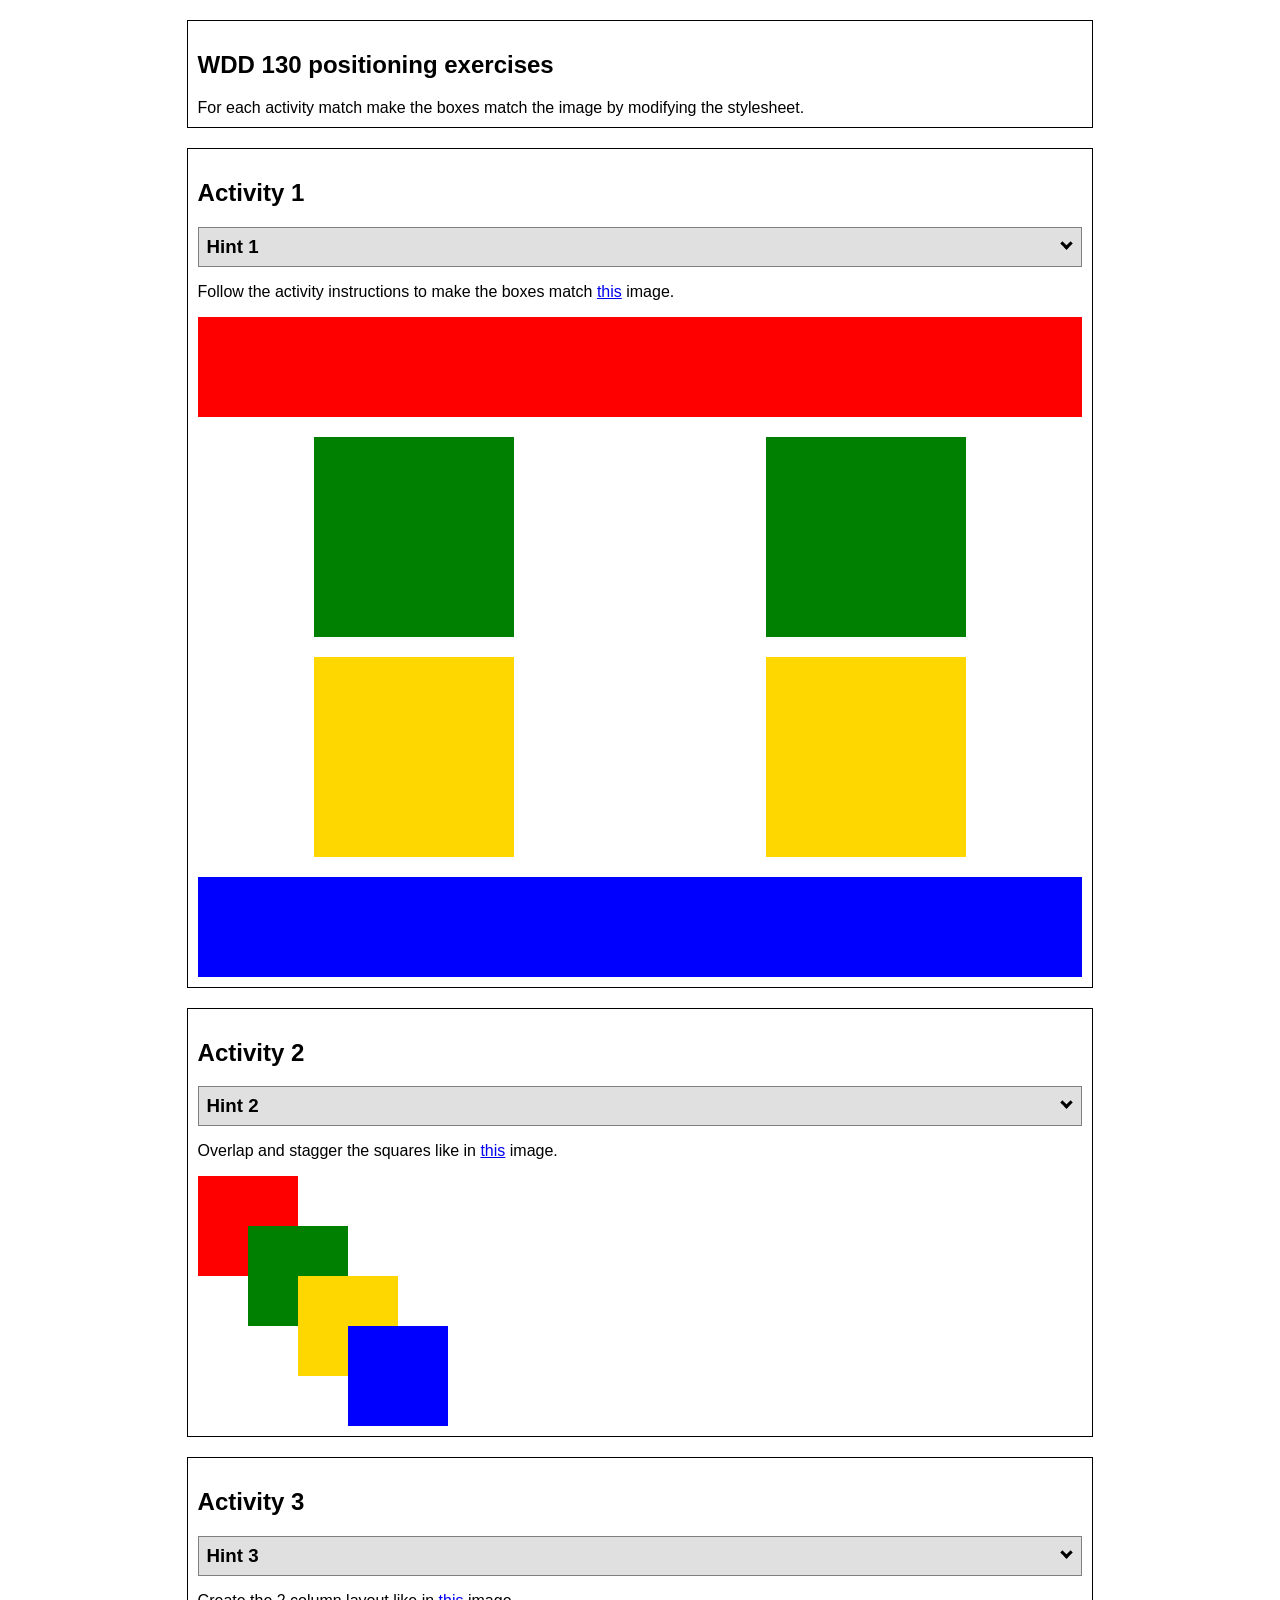
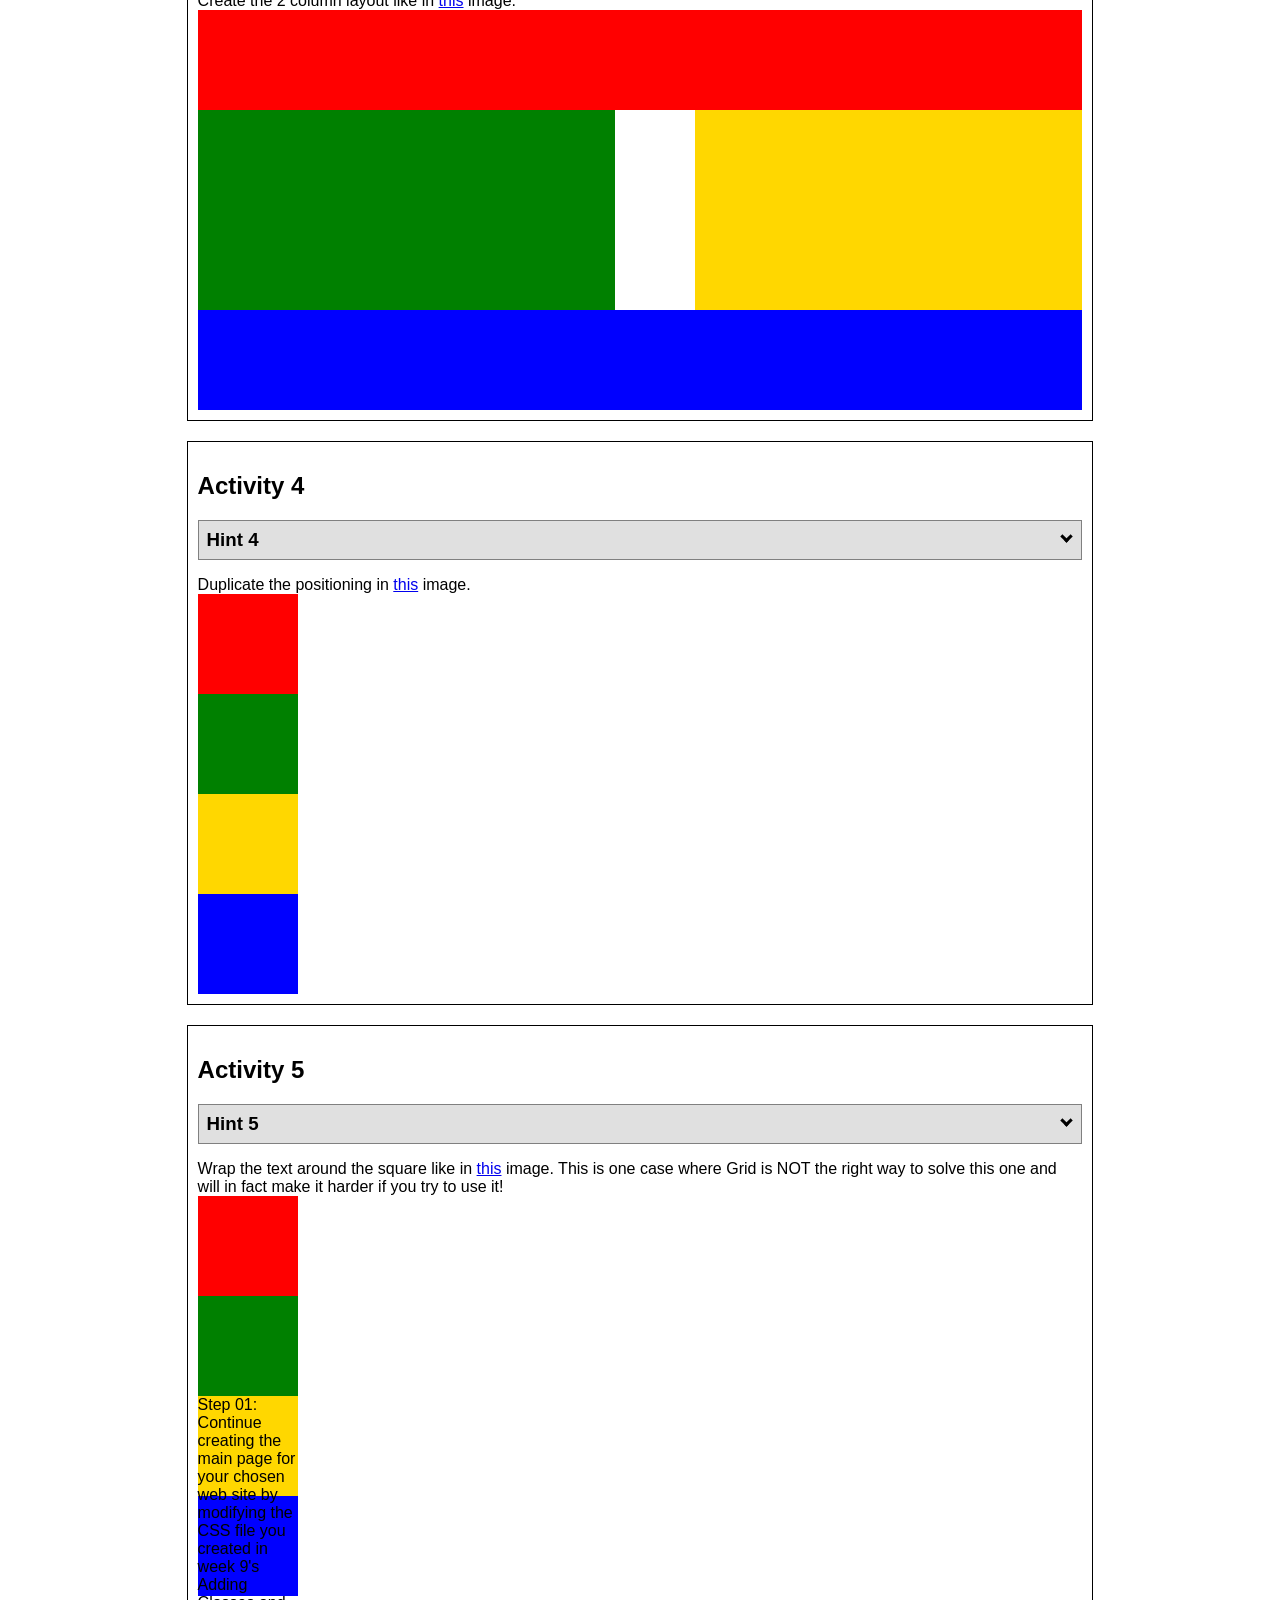
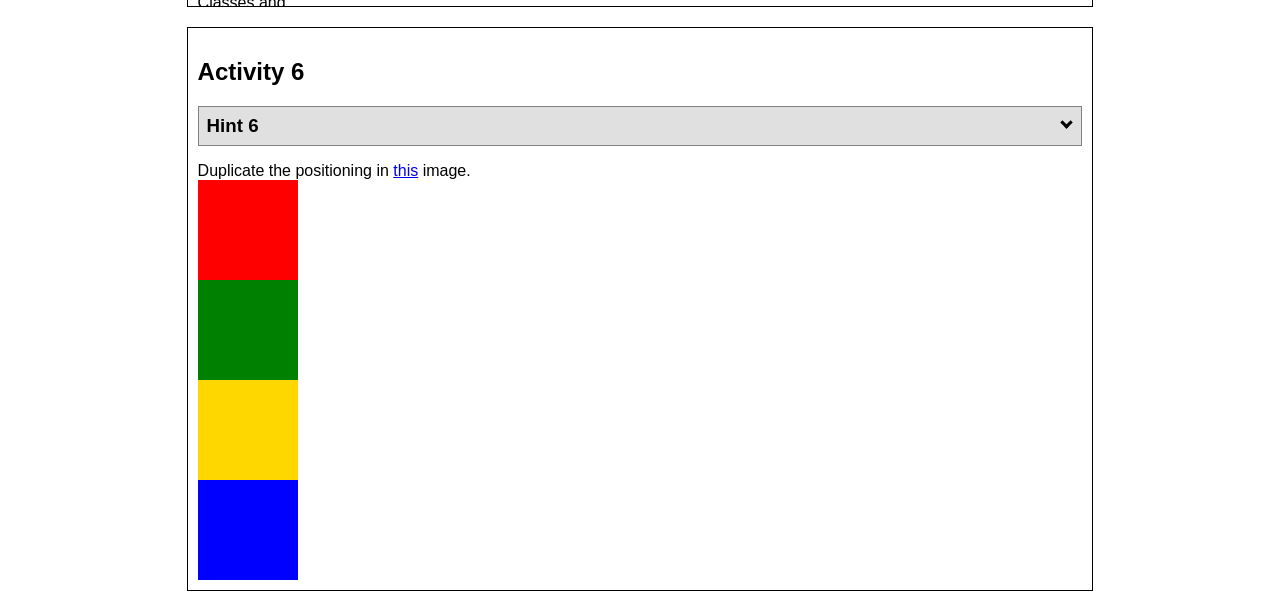
<file: ice/positioning/positioning/positioning.html>
<!DOCTYPE html>
<html lang="en">
  <head>
    <!-- HTML - Name: positioning.html -->
    <title>Positioning Activity</title>
    <link rel="stylesheet" type="text/css" href="positionstyles.css" />
  </head>
  <body>
    <div class="activity">
      <h2>WDD 130 positioning exercises</h2>
      For each activity match make the boxes match the image by modifying the stylesheet.</div>
    <div class="activity">
      <h2>Activity 1</h2>
      <section class="hint"><input type="checkbox" ><i></i> <h3>Hint 1</h3><div><p>Use the activity instructions for the firt activity</a></p></div></section>
      <p>Follow the activity instructions to make the boxes match  <a href="images/example1.png" target="_blank">this</a> image.</p>
      <div class="content1" >
        <div class="red1" ></div>
        <div class="green1" ></div>
        <div class="green1" ></div>
        <div class="yellow1"></div>
        <div class="yellow1"></div>
        <div class="blue1"></div>
      </div>
    </div>
    <div class="activity">
      <h2>Activity 2</h2>
      <section class="hint"><input type="checkbox" > <h3>Hint 2</h3><i></i><div>
      <ul>
      <li>grid-template-columns: 50px 50px 50px 50px 50px </li></ul></div></section>
      <p>Overlap and stagger the squares like in <a href="images/example2.png" target="_blank">this</a> image.</p>
      <div class="content2">
        <div class="red2" ></div>
        <div class="green2" ></div>
        <div class="yellow2"></div>
        <div class="blue2"></div>
      </div>
    </div>
    <div class="activity">
      <h2>Activity 3</h2>
      <section class="hint"><input type="checkbox" > <h3>Hint 3</h3><i></i><div><p>This one is going to be best solved with CSS Grid. Remember to make the boxes the right width first...then start moving them around. </p><h4>Properties used:</h4><ul><li>display:grid;</li><li>grid-template-columns:</li><li>grid-column-gap:</li>
        <li>grid-column:</li>  </ul></div></section>
      Create the 2 column layout like in <a href="images/example3.png" target="_blank">this</a>  image.
      <div class="content3" >
        <div class="red3" ></div>
        <div class="green3" ></div>
        <div class="yellow3"></div>
        <div class="blue3"></div>
      </div>
    </div>
    <div class="activity">
      <h2>Activity 4</h2>
      <section class="hint"><input type="checkbox" > <h3>Hint 4</h3><i></i><div><p>For the others we have been primarily concerned with width. For this one you will need to adjust height as well. </p><h4>Properties used:</h4><ul><li>display:grid;</li><li>grid-template-columns:</li><li>grid-row:</li></ul></div></section>
      Duplicate the positioning in <a href="images/example4.png" target="_blank">this</a> image. 
      <div class="content4" >
        <div class="red4" ></div>
        <div class="green4" ></div>
        <div class="yellow4"></div>
        <div class="blue4"></div>
      </div>
    </div>

    <div class="activity">
      <h2>Activity 5</h2>
      <section class="hint"><input type="checkbox" > <h3>Hint 5</h3><i></i><div><p>Grid is <strong>not</strong> the right way to do this.  In fact there is only one way to really do that...and that is with float. Remember that we float the thing we want the text to wrap around.  Also remember to start by making all the shapes the right size and shape.</p><h4>Properties used:</h4><ul><li>float: left;</li></ul></div></section>
      Wrap the text around the square like in <a href="images/example5.png" target="_blank">this</a> image. This is one case where Grid is NOT the right way to solve this one and will in fact make it harder if you try to use it!
      <div class="content5" >
        <div class="red5" ></div>
        <div class="green5" ></div>
        <div class="yellow5">Step 01: Continue creating the main page for your chosen web site by modifying the CSS file you created in week 9's Adding Classes and IDs to Your Website assignment. This week, you will position all of the content on your main page using the CSS positioning techniques taught in KhanAcademy. When you are done, your webpage layout should reflect what you outlined in the wireframe you designed in the assignment Your Own Site Diagram and Wireframe in week 3. <br />
          If you have changed your mind on how you want the content of your main page laid out, take an opportunity to update your wireframe before completing this assignment (it is much easier to experiment with different layouts in a wireframe than it is to do so by modifying the CSS). Also, if you find that you are having trouble with using CSS positioning, feel free to review the concepts at the learn layout site: http://learnlayout.com/. You should be able to apply these principles to your site. For futher help, refer back to the Max Design site used in the beginning of the course for an example of how to implement your site design.</div>
        <div class="blue5"></div>
      </div>
    </div>
    <div class="activity">
      <h2>Activity 6</h2>
      <section class="hint"><input type="checkbox" > <h3>Hint 6</h3><i></i><div><p>This one is all about visualizing the grid behind the layout. If you are having a hard time doing that first: all the sizes are even multiples of 100, and second here is another example with the lines drawn: <a href="images/example6-hint.png" target="_blank">example 6 with lines</a>. For this one you will find it easiest if you use px for the column width. You can also use <kbd>z-index</kbd> to control the element layering.    </p><h4>Properties used:</h4><ul><li>display:grid;</li><li>grid-template-columns:</li><li>grid-column:</li><li>grid-row:</li><li><a href="https://www.w3schools.com/cssref/pr_pos_z-index.asp" target="_blank">z-index:</a></li></ul></div></section>
      Duplicate the positioning in <a href="images/example6.png" target="_blank">this</a> image.
      <div class="content6" >
        <div class="red6" ></div>
        <div class="green6" ></div>
        <div class="yellow6"></div>
        <div class="blue6"></div>
      </div>
    </div>
  </body>
</html>
</file>
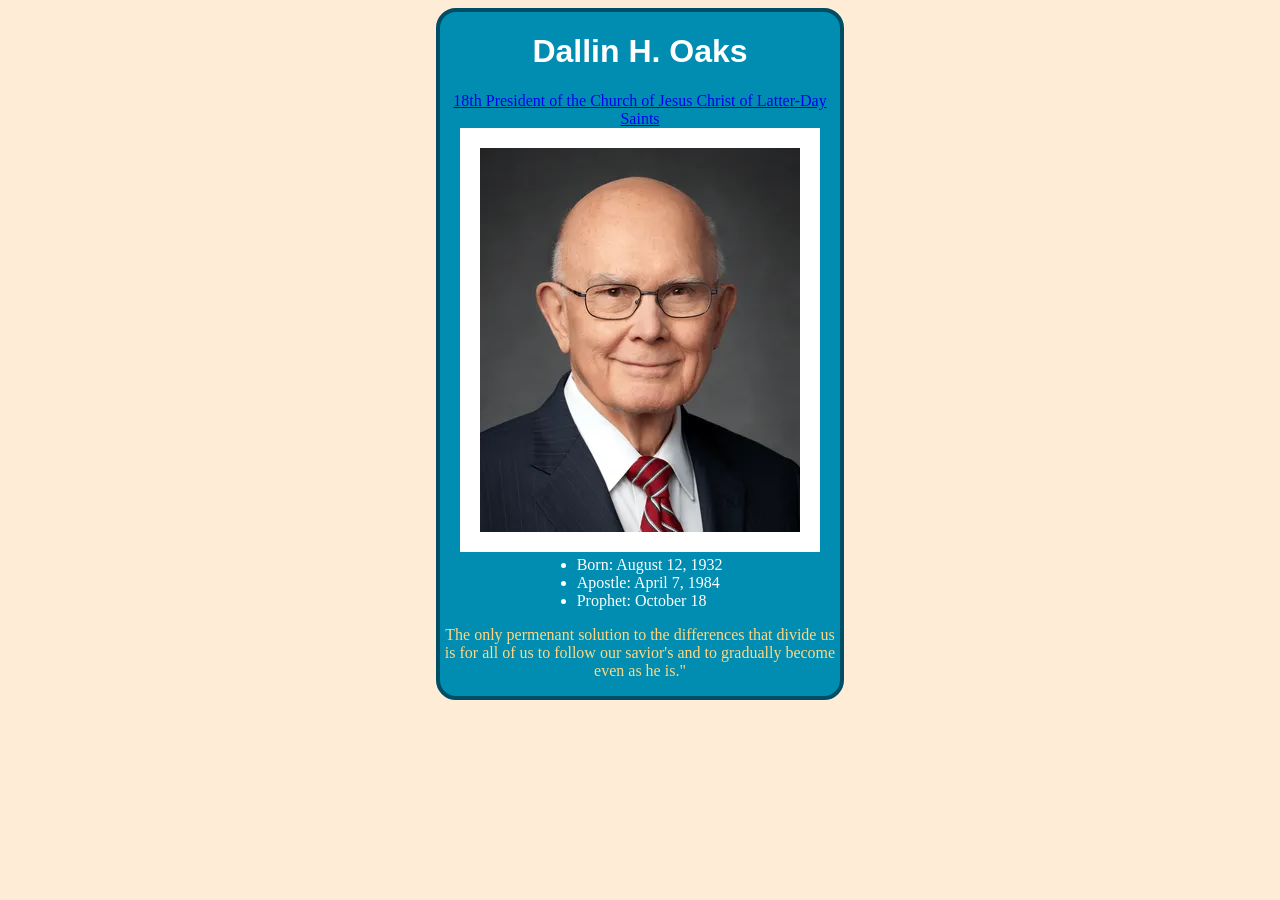
<file: ice/prophet_cards/prophet_cards/oaks.html>
<!DOCTYPE html>
<html lang="en">
<head>
    <meta charset="UTF-8">
    <meta name="viewport" content="width=device-width, initial-scale=1.0">
    <title>Dallin H. Oaks</title>
    <style>
        /* Insert styles here, this is called an internal stylesheet  */
        body {
            background: #FFECD7;
            text-align: center;

        }
        #card{
            border: solid 4px #004e63;
            border-radius: 20px;
            margin: 0 auto;
            width: 400px;
            background-color: #008db1;
            text-align: center;
        }

    
        h1{
            color: #fffffe;
            font-family: Helvetica, sans-serif;
            text-align: center;
        }
        h4{
            color: #91e4fb;
            font: Helvetica;
            
        }
        ul{
            color: #FFFFFE;
            font:Helvetica;
            text-align: left;
            margin: 0 auto;
            display: inline-block;
            padding-left: 1.2em;
        }
        p{
            color: #ffd783;
            font:Nanum Brush Script;
        }
        img{
            border: solid 20px white;
        }
        
        

    </style>
</head>
<body>
    <!-- Insert HTML elements here -->
     <div id="card">
        <h1>Dallin H. Oaks</h1>
        <a href="https://www.churchofjesuschrist.org/?lang=eng">
            18th President of the Church of Jesus Christ of Latter-Day Saints
        </a> 
        <img src="images/oaks.webp" alt="President Oaks">
        <ul>
            <li>Born: August 12, 1932</li>
            <li>Apostle: April 7, 1984</li>
            <li>Prophet: October 18</li>

        </ul>
        <p class="quote">The only permenant solution to the differences that divide us is for all of us to follow our savior's and to gradually become even as he is."</p>
    
    
    </div>
</body>
</html>
</file>
<file: styles/styles.css>
:root{
    margin: 0;
    padding: 0;
    z-index: 0;
}

body{
    background-color: #090909;
    display: block;

}
p, h1, h3, h4, nav{
    color: white;

}
ul{
    border-bottom-left-radius: 2rem;
    border-bottom-right-radius: 2rem;
    backdrop-filter: blur(10px);

}
img{
    width: 50%;
   
}
.side_pic {
    filter: grayscale(80%);
}

#home-grid{
    display: grid;
}

.content_section {
    display: grid;
    justify-content: center;
    grid-template-columns: 2fr 1fr;
    grid-template-rows: 3fr 1fr;
    margin-bottom: 20px;
}
.side_pic{
    grid-row: 1 / 3;
    height: 100%;
    width: 100%;
}
.side_logo{
    height: 100%;
    width: 100%; 
    border-radius: 10%;
}
h3{
    text-align: center;
    border: #888 / 20px;
    border-style: solid;
    border-radius: 5px;
    width: 70%;
    align-content: center;
    margin-inline: auto;
}


#hero-container{
    max-width: 100%;
    height: 400px;
    background-color: white;
    position: relative;
    background-size:cover;
    background-position: 10px;
    background-image: url("../images/hero.png");
    text-align: center;
    align-content: center;
    font-size: 70px;
    text-shadow: 10px 10px #888;
}

form{
    display: flex;
    flex-direction: column;
    max-width: 80%;
    margin-inline: auto;
    gap: 5px;
    margin-bottom: 20px;


}
label{
    color: white;
    margin-top: 10px;

}

.heroimage {
    margin: 0 5%;
    position: relative;
    max-width: 90%;
}
header {
    position: sticky;
    top: 0;
    z-index: 10;
}

#menu ul{
    display: flex;
    list-style: none;
    top: 0;
    background-color: rgb(220 220 220 / 0.5);
    z-index: 1;
    backdrop-filter: blur(20px);

}
.navlink{
    color: white;
    text-decoration: none;
}
.navimage{
    border-radius: 50%;
    width: 30%;
}

#menu span{
    display: block;




}

#menu a{
    display: flex;
    align-content: center;
    justify-content: center;
    gap: 5px;


}
footer{
    text-align: center;
}
.section_text{
    text-align: center;
    align-items: center;
}
.qa {
    margin-left: 40px;
}
.answer {
    margin-left: 30px;
}
</file>
<file: wwr/styles/style.css>
#content {
    max-width: 1600px;
    margin: 0 auto;
}
#logo_link {
    padding-top: 5px;
    justify-self: center;
    align-self: center;
}
.home-grid {
    display: grid;
    grid-template-columns: repeat(10, 1fr);
}
#hero {
    display: grid;
    grid-template-columns: 1fr 3fr 1fr;
    margin-top: -100px;
}
#hero-box {
    grid-column: 1/4;
    grid-row: 1/3;
    z-index: -1;
}
nav {
    display: flex;
    justify-content: space-around;
}
nav a{
    color: black;
    text-decoration: none;
    text-align: center;
    padding: 35px;
}
#hero-msg {
    grid-column: 2/3;
    grid-row: 1/2;
    margin-top: 100px;
}
#hero-msg h1, #hero-msg h4{
    text-align: center; 
}
#hero-msg h4{
    color: white;
}
.button-box{
text-align: center; 
}
main section{
text-align: center; }
#background {
    height: 725px; 
    background-color: white;
    grid-column: 1/11;
    grid-row: 4/9;
}
main section img {
    box-sizing: border-box;
}
body { background-color: #99bfcd;
    font-family: 'Times New Roman', Times, serif;
    font-size: 22px;
    margin: 0;
    padding: 0;
}


header { background-color:rgba(253, 253, 253, 0.7); 
    display: grid;
    grid-template-columns: 150px auto;
}
nav a:hover { background-color:#BA8B47; 
    color: #0D2642;
}
.home-title{color:#BA8B47; font-family: 
    garamond, serif;
    font-size: 2em;
    margin-top: 10px;
}
h4 {color:#FDFDFD;
}

.book, .join { 
    background-color:#BA8B47;
    color: #0D2642; 
    text-decoration: none;
    font-size: 18px;
    padding: 15px 30px;
    margin-top: 50px;
    border-radius: 5px;
}
.book:hover, .join:hover {background-color:#FDFDFD;
    color:#0D2642
}
.msg h2 {color: darkgreen; 
    font-family: garamond, serif;
}
.msg p{color:black;
    font-size: .8em;
    padding-bottom: 15px;
}
.msg { 
    background-color: white; 
    line-height: 1.5em;
    padding: 35px;
    grid-column: 6/10;
    grid-row: 6/7;
    box-shadow: 5px 5px 10px #6f7364;
} 
.card-img, .mountains{
    width: 100%;
}
.mountains{
    grid-column: 2/7;
    grid-row: 5/8;
    width: 100%;
    box-shadow: 5px 5px 10px #6f7364
}
.card-img {
    border: 10px solid black;
    transition: transform .5s;
    box-shadow: 5px 5px 10px #6f7364;
}

.rivers-card, .camping-card, .rapids-card{margin: 200px 0;
}
footer {
    background-color:#FDFDFD;
    color:black;
    padding: 25px 50px;
    margin-top: 200px;
    display: flex;
    justify-content: space-around;
    align-items: center;
}
.rivers-card { 
    grid-column: 2 / 4;
    grid-row: 2 / 3;
}
.camping-card {
    grid-column: 5 / 7; grid-row: 2 / 3;
}
.rapids-card{
    grid-column: 8 / 10;
    grid-row: 2 / 3
}
footer a {color:#BA8B47;
text-decoration: none;}
footer a:hover {color:aqua
}
.card-img:hover {
    opacity: .6;
    transform: scale(1.1);
}
.icon {
    width: 80px;
    padding-top: 10px;
}
#hero-img {
    width: 100%;
}
.logo {
    width: 80px;
}
footer p {
    font-size: 1.2em;
}
footer p a:hover {
    text-decoration: underline;
}
footer .social img {
    padding-top: 15px;
}
@media screen and (max-width: 900px) {
    #hero, .home-grid {
        display: block;
        height: auto;
    }
    nav, footer {
        flex-direction: column;
    }
    nav a {
        display: block;
        padding: 15px;
    }
    #hero {
        margin-top: 0;
    }
    #hero-msg {
        margin-top: 0;
    }
    #hero-msg h4 {
        display: none;
    }
    #hero-msg h1 {
        color: #6f7364;
    }
    .home-title {
        font-size: 25px;
    }
    .rivers-card, .camping-card, .rapids-card { 
        margin: 50px auto;
        width: 60%;
    }
    #background {
        display: none;
    }
    .mountains, .msg {
        width: 80%;
        display: block;
        margin: 0 auto;
    }
    footer {
        margin-top: 25px;
    }
}
</file>
<file: ice/fathersday/fathersday/styles/styles.css>
@import url('https://fonts.googleapis.com/css2?family=Playfair+Display:wght@700;900&family=Source+Sans+3:wght@300;400;600&display=swap');
 
/* ── Palette ──────────────────────────────────────────
   #9297c8  periwinkle
   #ee7036  warm orange   ← hero accent
   #f7cb9a  peach         ← body text
   #f6c1a7  soft salmon
   #b6c796  sage green
──────────────────────────────────────────────────── */
 
:root {
  --orange:     #ee7036;
  --periwinkle: #9297c8;
  --peach:      #f7cb9a;
  --salmon:     #f6c1a7;
  --sage:       #b6c796;
  --dark:       #16200e;
  --card-bg:    rgba(255, 255, 255, 0.04);
}
 
/* ── Reset ─────────────────────────────────────────── */
*, *::before, *::after { box-sizing: border-box; margin: 0; padding: 0; }
 
/* ── Body ──────────────────────────────────────────── */
body {
  background-color: var(--dark);
  background-image:
    radial-gradient(ellipse 60% 50% at 15% 10%, rgba(178,199,150,0.07) 0%, transparent 60%),
    radial-gradient(ellipse 50% 40% at 85% 90%, rgba(238,112,54,0.06) 0%, transparent 60%);
  color: var(--peach);
  font-family: 'Source Sans 3', sans-serif;
  font-weight: 300;
  line-height: 1.75;
  min-height: 100vh;
}
 
/* ── Wrapper ───────────────────────────────────────── */
#wrapper {
  max-width: 860px;
  margin: 0 auto;
  padding: 0 24px;
}
 
/* ── Header & Nav ──────────────────────────────────── */
header {
  padding: 28px 0;
  border-bottom: 1px solid rgba(238, 112, 54, 0.25);
}
 
nav ul {
  list-style: none;
  display: flex;
  flex-wrap: wrap;
  gap: 8px 36px;
  justify-content: center;
}
 
nav ul li {
  color: var(--sage);
  font-size: 0.8rem;
  font-weight: 600;
  letter-spacing: 0.18em;
  text-transform: uppercase;
  cursor: pointer;
  position: relative;
  padding-bottom: 4px;
  transition: color 0.2s ease;
}
 
nav ul li::after {
  content: '';
  position: absolute;
  bottom: 0;
  left: 0;
  width: 0;
  height: 1px;
  background: var(--orange);
  transition: width 0.3s ease;
}
 
nav ul li:hover { color: var(--orange); }
nav ul li:hover::after { width: 100%; }
 
/* ── Main ──────────────────────────────────────────── */
main {
  font-family: 'Source Sans 3', sans-serif;
  font-size: 1rem;
  text-align: center;
}
 
/* ── H1 ────────────────────────────────────────────── */
h1 {
  font-family: 'Playfair Display', serif;
  font-size: clamp(2.8rem, 9vw, 5.5rem);
  font-weight: 900;
  color: var(--orange);
  line-height: 1.05;
  letter-spacing: -0.02em;
  padding: 64px 0 48px;
  text-shadow: 0 6px 40px rgba(238, 112, 54, 0.25);
}
 
/* ── Image ─────────────────────────────────────────── */
img {
  display: block;
  width: 52%;
  height: auto;
  margin: 0 auto 64px;
  border-radius: 14px;
  box-shadow:
    0 24px 64px rgba(0, 0, 0, 0.55),
    0 0 0 2px rgba(238, 112, 54, 0.18);
}
 
/* ── Sections ──────────────────────────────────────── */
section {
  text-align: left;
  background: var(--card-bg);
  border: 1px solid rgba(255, 255, 255, 0.06);
  border-left: 3px solid var(--orange);
  border-radius: 0 14px 14px 0;
  margin-bottom: 28px;
  padding: 36px 40px;
  position: relative;
  transition: background 0.25s ease, border-color 0.25s ease;
}
 
section:hover {
  background: rgba(255, 255, 255, 0.06);
  border-left-color: var(--salmon);
}
 
/* ── H2 ────────────────────────────────────────────── */
h2 {
  font-family: 'Playfair Display', serif;
  font-size: 1.65rem;
  font-weight: 700;
  color: var(--sage);
  margin-bottom: 14px;
  letter-spacing: 0.01em;
}
 
/* ── Paragraphs ────────────────────────────────────── */
p {
  margin: 0;
  padding: 0;
  color: rgba(247, 203, 154, 0.78);
  font-size: 1rem;
  line-height: 1.8;
}
 
/* ── .text-group (retained from original) ──────────── */
.text-group {
  display: flex;
  gap: 24px;
  align-items: flex-start;
}
 
/* ── Footer ────────────────────────────────────────── */
footer {
  margin-top: 72px;
  padding: 36px 0 48px;
  border-top: 1px solid rgba(238, 112, 54, 0.2);
  text-align: center;
  font-size: 0.82rem;
  letter-spacing: 0.1em;
  color: rgba(247, 203, 154, 0.35);
  text-transform: uppercase;
}
</file>
<file: styles/about.css>
body{
    background-color: black;
    color: white;
    text-align: center;
    height: 100vh;
    margin: 0;
    align-content: center;
    font-size:small;
    margin-inline: auto;
    max-width: 500px;
    width: 80%;
   
    

}

p{
    border-radius: 30px;
    border-width: 5px;
    border-color: gray;
    border-style: solid;
    padding: 15px;

}
</file>
<file: ice/favorite_devo/favorite_devo/styles/styles.css>
body {
  margin: 0;
  height: 100%;
  font-family: Arial, sans-serif;
  background: linear-gradient(to bottom, #d3d3d3, #001f3f);
  background-repeat: no-repeat; /* Just in case */
  background-attachment: fixed;
}

.container {
  text-align: center;
}

.header {
  padding: 20px 0;
}

.header-image {
  background-image: url('../images/icenter.png'); /* Replace with your image */
  background-repeat: no-repeat;
  background-position: center;
  height: 150px;
  display: flex;
  flex-direction: column;
  justify-content: center;
  color: white;

}

.header-image h1 {
  margin: 0;
  line-height: 0.9;
    font-size: 3.5em;
  font-weight: bold;
  text-shadow: 2px 2px 4px rgba(0, 0, 0, 0.7);
  background: #00000055;
}

.content-box {
  background-color: white;
  margin: 30px auto;
  width: 90%;
  max-width: 900px;
  padding: 40px;
  box-shadow: 5px 5px 0px black;
  min-height: 400px;
}
/* The following secion is the section I am trying to figure out for this.
*/
table.bluetable{
center-item: center
}
form{
  text-align: left;
}

input{
  justify-items: right;
}
table.blueTable {
  border: 1px solid #1C6EA4;
  background-color: #EEEEEE;
  width: 100%;
  text-align: left;
  border-collapse: collapse;
}
table.blueTable td, table.blueTable th {
  border: 1px solid #AAAAAA;
  padding: 3px 2px;
}
table.blueTable tbody td {
  font-size: 13px;
}
table.blueTable tr:nth-child(even) {
  background: #D0E4F5;
}
table.blueTable thead {
  background: #1C6EA4;
  background: -moz-linear-gradient(top, #5592bb 0%, #327cad 66%, #1C6EA4 100%);
  background: -webkit-linear-gradient(top, #5592bb 0%, #327cad 66%, #1C6EA4 100%);
  background: linear-gradient(to bottom, #5592bb 0%, #327cad 66%, #1C6EA4 100%);
  border-bottom: 2px solid #444444;
}
table.blueTable thead th {
  font-size: 15px;
  font-weight: bold;
  color: #FFFFFF;
  border-left: 2px solid #D0E4F5;
}
table.blueTable thead th:first-child {
  border-left: none;
}

table.blueTable tfoot td {
  font-size: 14px;
}
table.blueTable tfoot .links {
  text-align: right;
}
table.blueTable tfoot .links a{
  display: inline-block;
  background: #1C6EA4;
  color: #FFFFFF;
  padding: 2px 8px;
  border-radius: 5px;
}
</file>
<file: ice/positioning/positioning/positionstyles.css>
/* CSS - Name: "positionstyles.css" */
/* Activity 1 styles */
.content1 {
  /* This is the parent of the activity 1 boxes. */
  display: grid;
  grid-template-columns: 1fr 1fr;
  justify-items: center;
  gap: 20px;

}
.red1 { 
  width: 100%; 
  height: 100px; 
  background-color: red; 
  grid-column: 1/3;

} 
.green1 {
  width: 200px; 
  height: 200px; 
  background-color: green; 

} 
.yellow1 {
  width: 200px; 
  height: 200px; 
  background-color: gold; 
} 
.blue1 {
  width: 100%; 
  height: 100px; 
  background-color: blue; 
  grid-column: 1/3;
} 
/* Activity 2 styles */ 
.content2 {
  /* This is the parent of the activity 2 boxes. */
  display: grid;
  grid-template-columns: 50px 50px 50px 50px 50px ;
  grid-template-rows: 50px 50px 50px 50px 50px ;

}
.red2 {
  width: 100px; 
  height: 100px; 
  background-color: red; 
  grid-column: 1 / 3;
  grid-row: 1 / 3;
} 
.green2 { 
  width: 100px; 
  height: 100px; 
  background-color: green; 
  grid-column: 2 / 4;
  grid-row: 2 / 4;
} 
.yellow2 {
  width: 100px; 
  height: 100px; 
  background-color: gold; 
  grid-column: 3 / 5;
  grid-row: 3/5;
} 
.blue2 {
  width: 100px; 
  height: 100px; 
  background-color: blue; 
  grid-column: 4/6;
  grid-row: 4/6;
} 
/* Activity 3 styles */ 
.content3 {
  /* This is the parent of the activity 3 boxes. */
  display:grid;
  grid-template-columns: repeat(2 1fr);
  grid-template-rows: repeat(4 1fr);
  column-gap: 80px;
  
}
.red3 {
  height: 100px;
  background-color: red; 
  grid-column: 1 / 3;
  grid-row: 1 / 2;
} 
.green3 {
  height: 200px;
  background-color: green;
  grid-column: 1 / 2;
  grid-row: 2 / 4;
  padding-right: 30px;

} 
.yellow3 {
  height: 200px;
  background-color: gold; 
  grid-column: 2 / 3;
  grid-row: 2/4;
 

} 
.blue3 {
  height: 100px; 
  background-color: blue; 
  grid-column: 1 / 3;
  grid-row: 4 / 5;
} 
/* Activity 4 styles */ 
.content4 {
  /* This is the parent of the activity 4 boxes. */
  display:grid;
  height: 400px;
}
.red4 {
  width: 100px; 
  height: 100px; 
  background-color: red; 
} 
.green4 {
  width: 100px; 
  height: 100px; 
  background-color: green; 
} 
.yellow4 {
  width: 100px; 
  height: 100px; 
  background-color: gold; 
} 
.blue4 {
  width: 100px; 
  height: 100px; 
  background-color: blue; 
} 
/* Activity 5 styles */ 
.content5 {
  /* This is the parent of the activity 5 boxes. */
  height: 400px;
}
.red5 { 
  width: 100px; 
  height: 100px; 
  background-color: red; 
} 
.green5 { 
  width: 100px; 
  height: 100px; 
  background-color: green; 

} 
.yellow5 {
  width: 100px; 
  height: 100px; 
  background-color: gold; 

} 
.blue5 {
  width: 100px; 
  height: 100px; 
  background-color: blue; 
} 
/* Activity 6 styles */ 
.content6 {
  /* This is the parent of the activity 6 boxes. */
}
.red6 {
  width: 100px; 
  height: 100px; 
  background-color: red; 
} 
.green6 {
  width: 100px; 
  height: 100px; 
  background-color: green; 
} 
.yellow6 {
  width: 100px; 
  height: 100px; 
  background-color: gold; 
} 
.blue6 {
  width: 100px; 
  height: 100px; 
  background-color: blue; 
} 


/* Do not make any changes below here */
.activity {
  width: 70%; 
  margin: 20px auto; 
  font-family: Arial, sans-serif; 
  border: 1px solid black; 
  padding: 10px; 
  clear:both; 
  overflow: auto;
} 

.hint {
  border: 1px solid grey;
  background: #e0e0e0;
  padding: .5em;
  position: relative;
  margin: 1em 0;
}
.hint h3 {
  margin: 0;
}
.hint:hover {
  background: #d0d0d0;
}
.hint > div {
  display: none;
}

.hint input[type=checkbox] {
  position: absolute;
  width: 100%;
  height: 100%;
  opacity: 0;
  z-index: 1;
  cursor: pointer;
}

.hint input[type=checkbox]:checked ~ div {
  display: block;
}

.hint i {
  position: absolute;
  transform: translate(-6px, 0);
  margin-top: 16px;
  right: 10px;
  top: -3px;
}
.hint i:before, .hint i:after {
  content: "";
  position: absolute;
  background-color: black;
  width: 3px;
  height: 9px;
}
.hint i:before {
  transform: translate(2px, 0) rotate(45deg);
}
.hint i:after {
  transform: translate(-2px, 0) rotate(-45deg);
}

.hint input[type=checkbox]:checked ~ i:before {
  transform: translate(-2px, 0) rotate(45deg);
}
.hint input[type=checkbox]:checked ~ i:after {
  transform: translate(2px, 0) rotate(-45deg);
}
.hint a {
  position: relative;
  z-index: 1;
}
</file>
